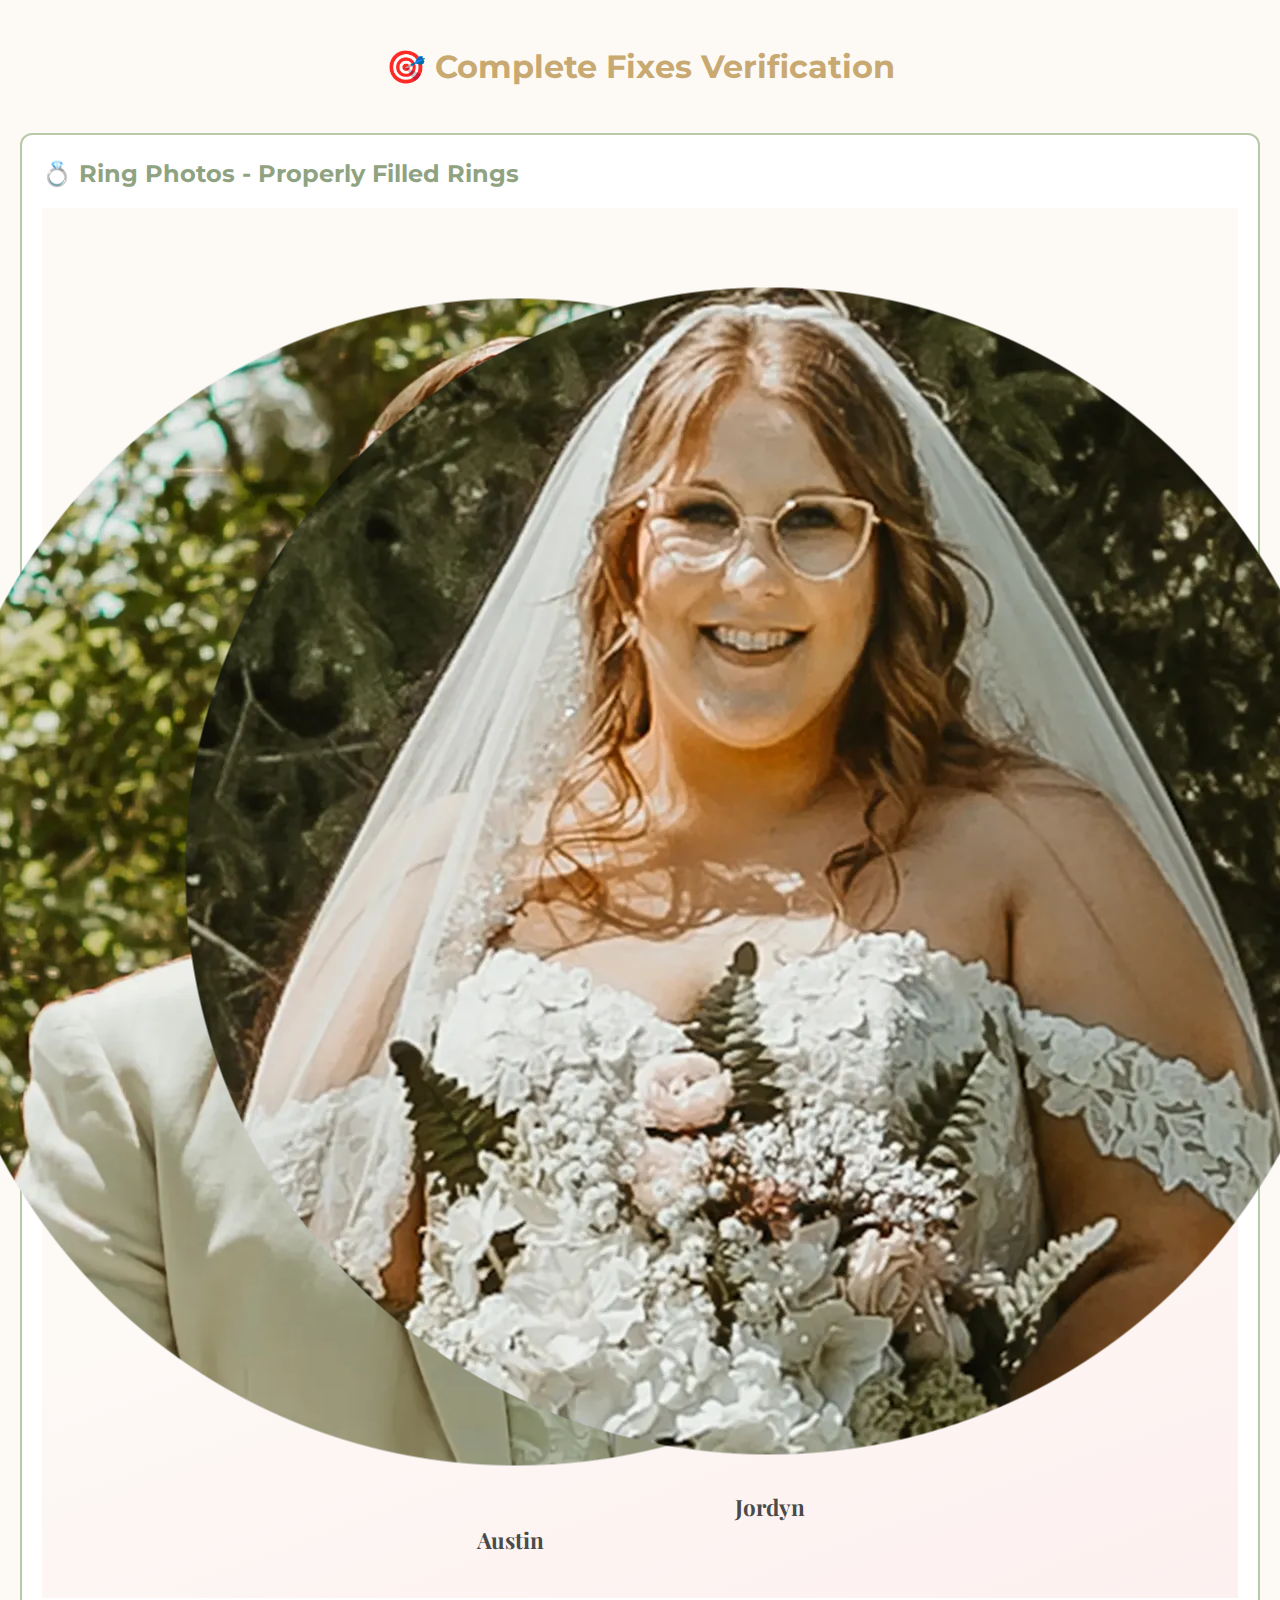
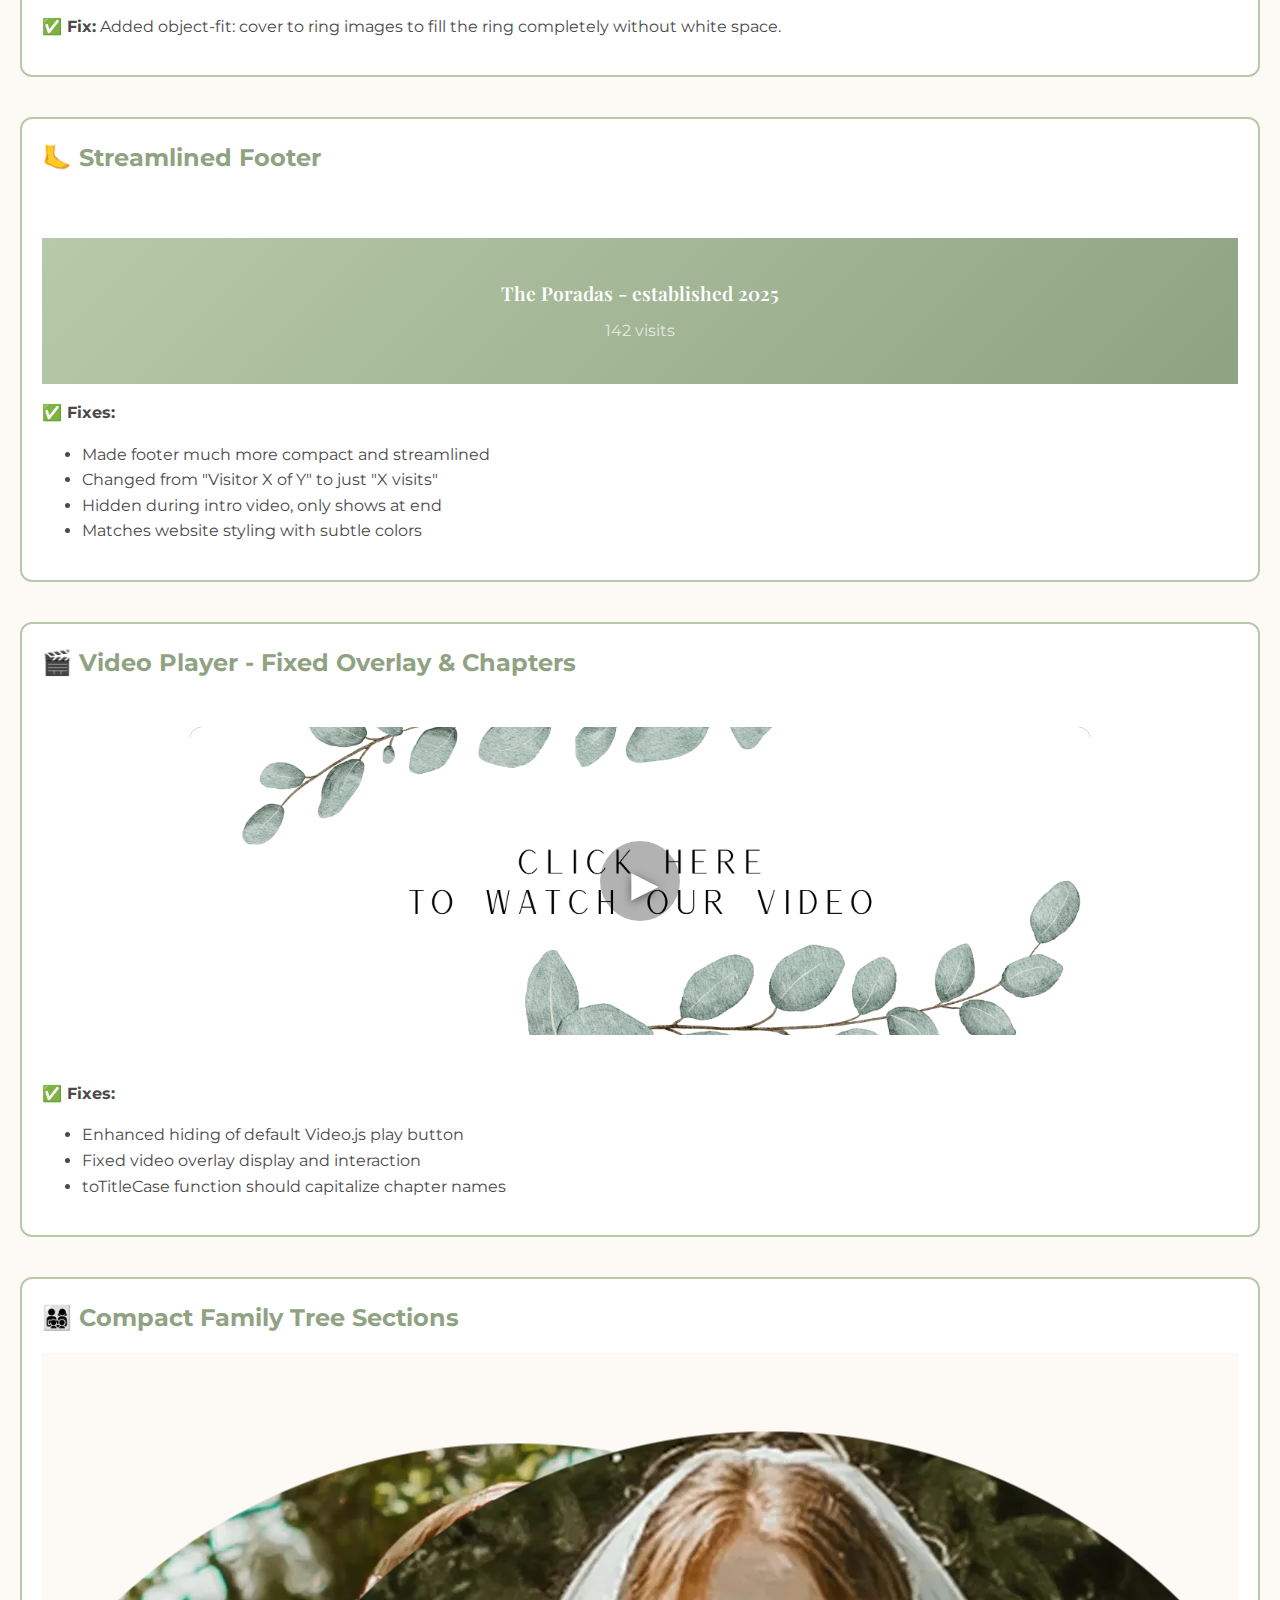
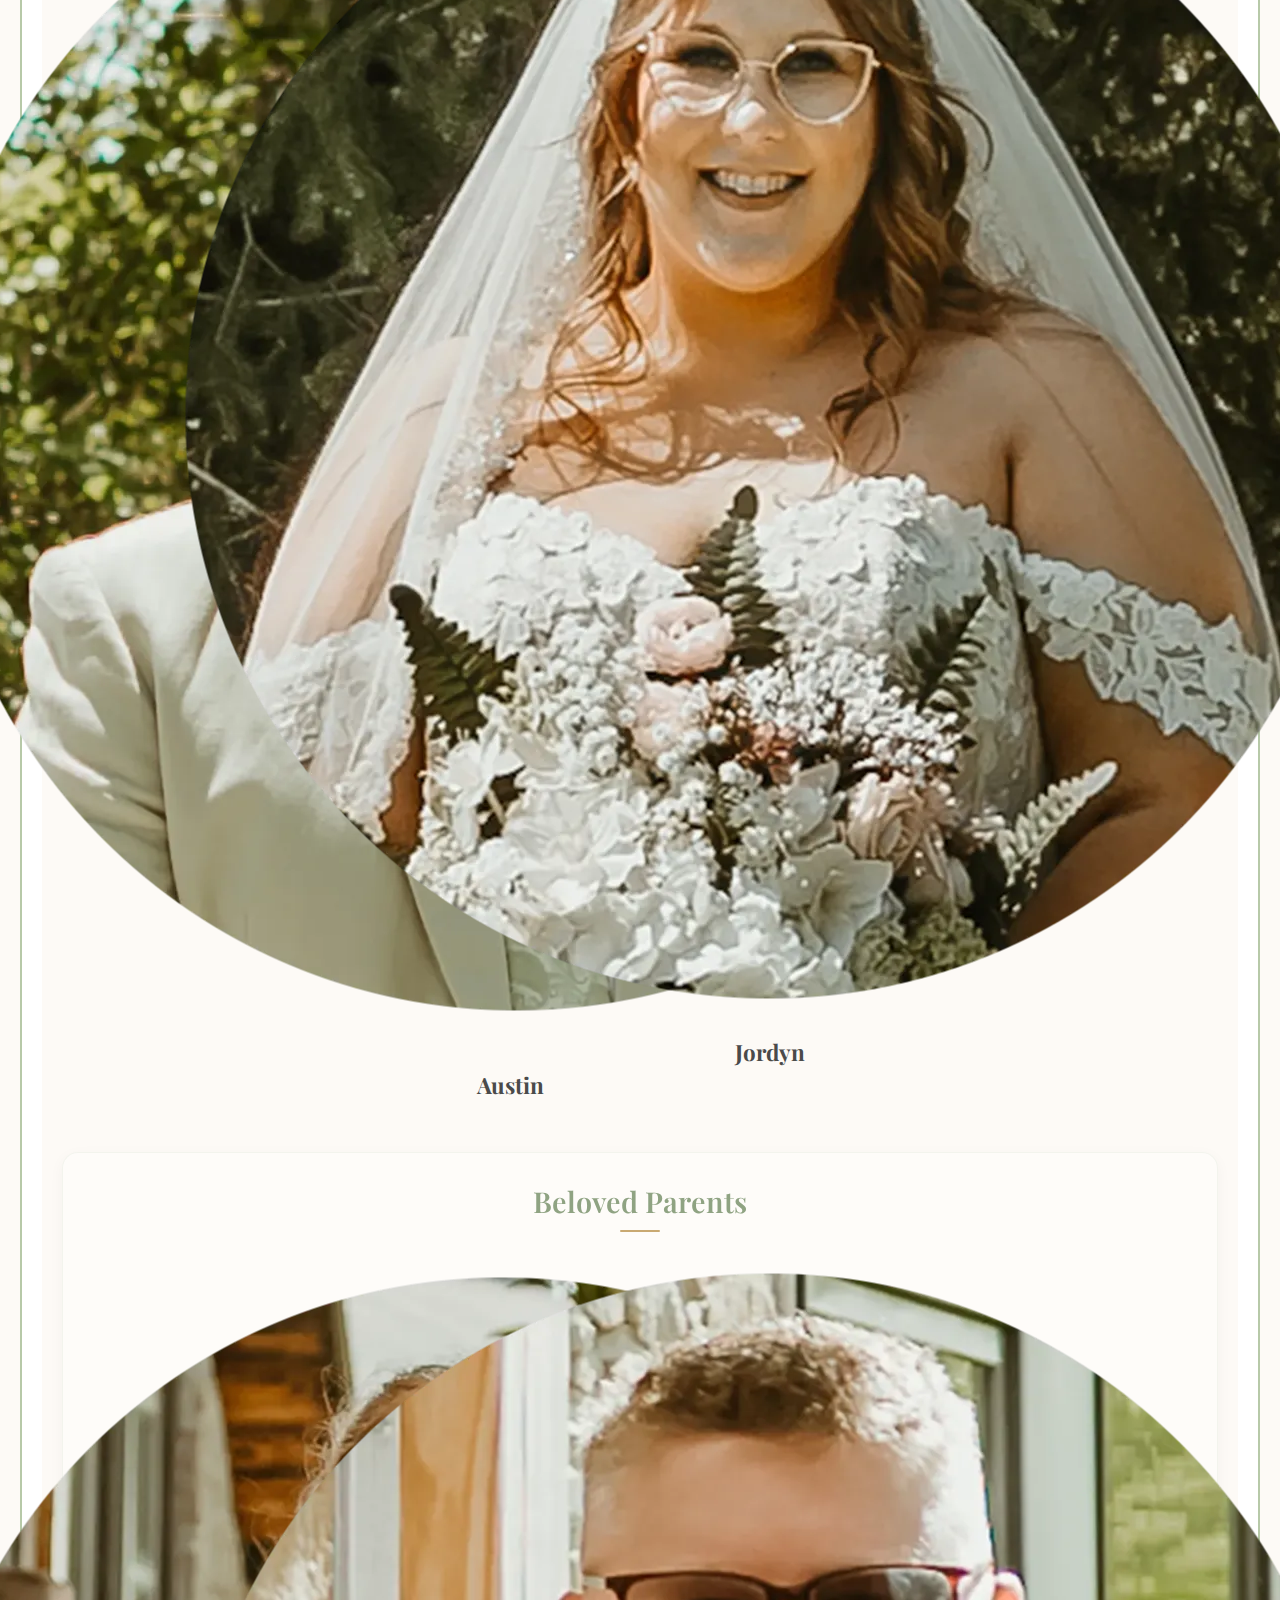
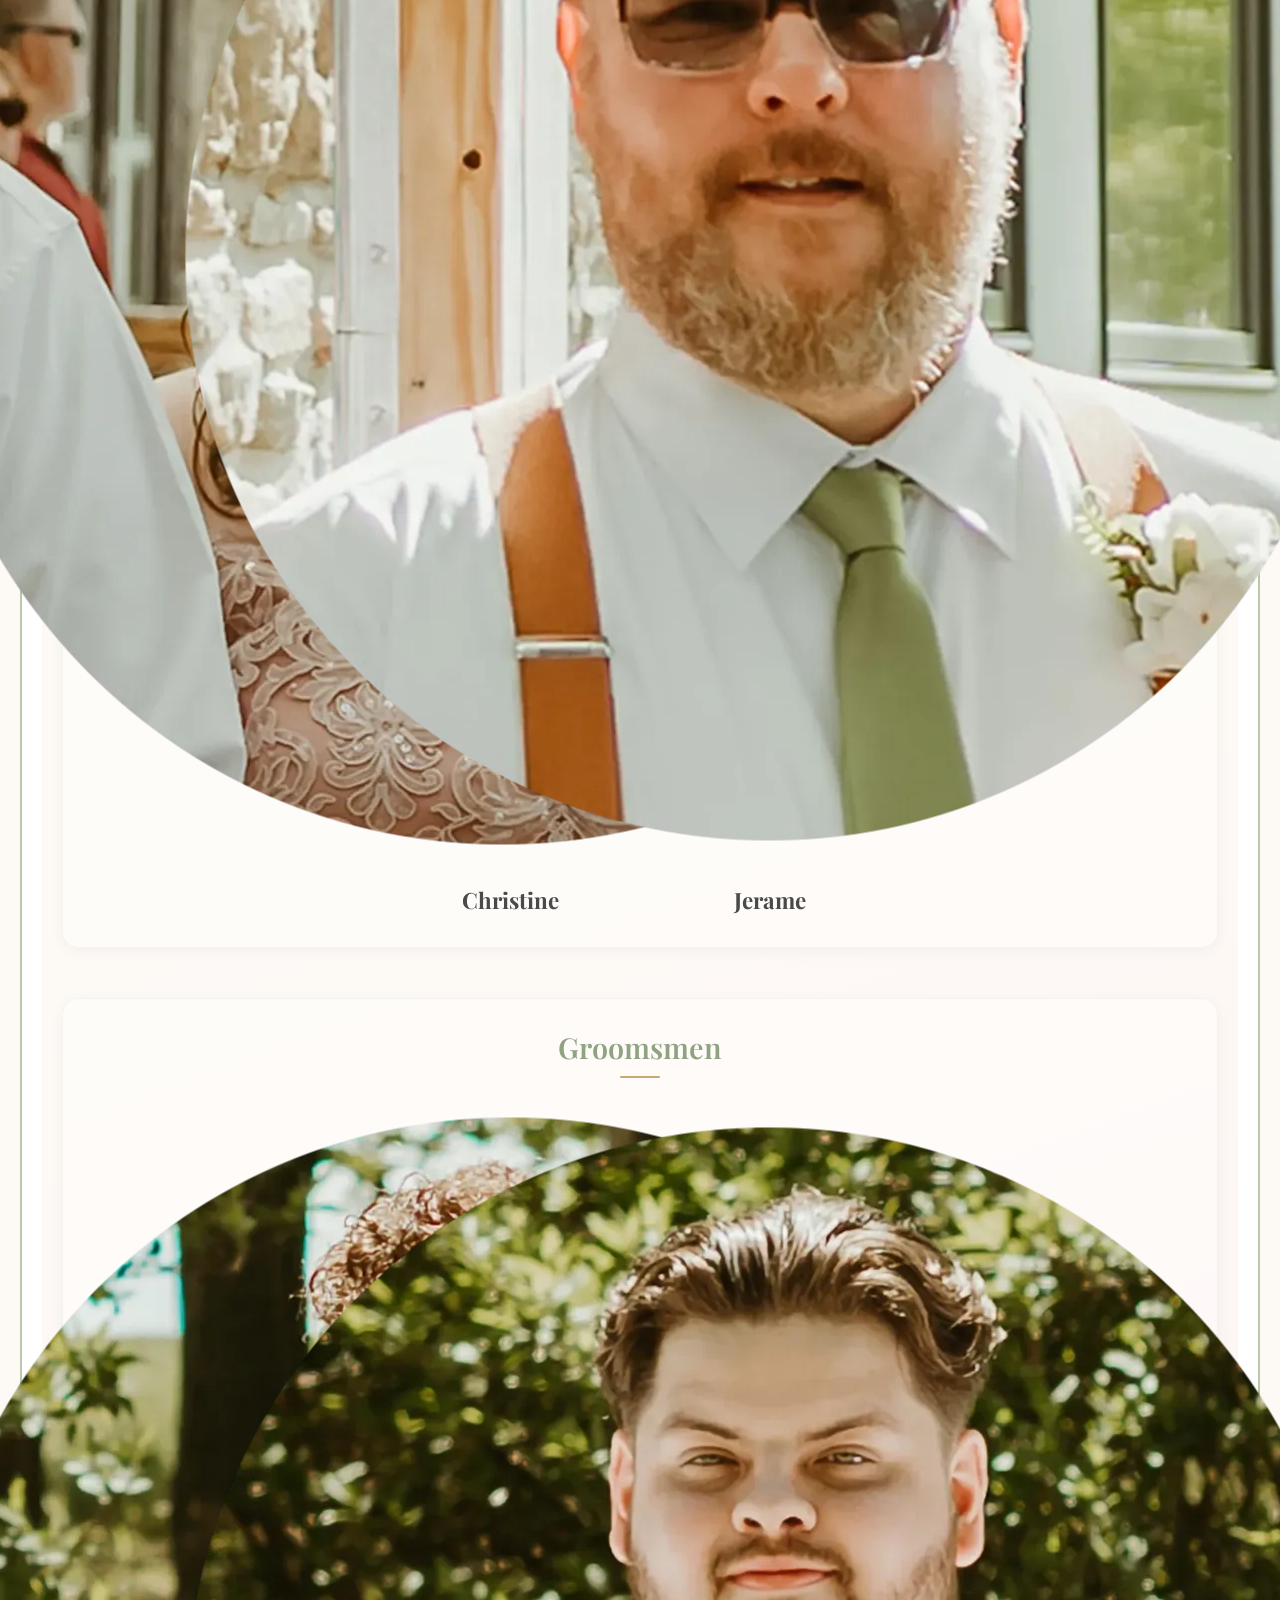
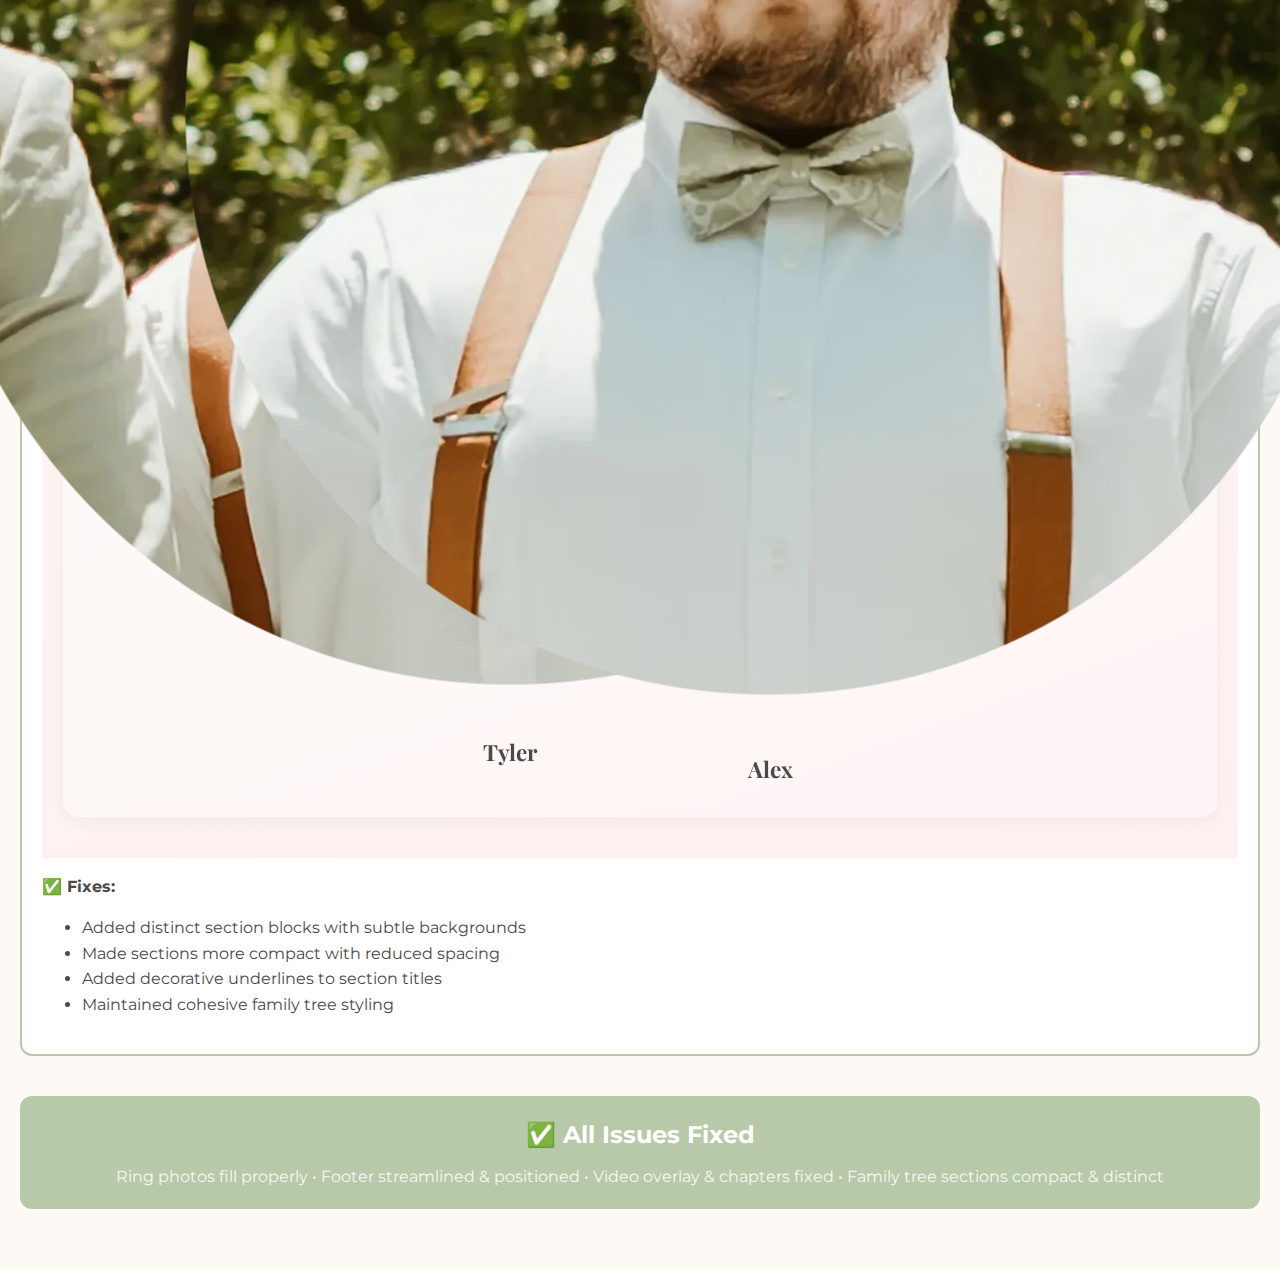
<file: complete-fixes-test.html>
<!DOCTYPE html>
<html lang="en">
<head>
  <meta charset="UTF-8">
  <meta name="viewport" content="width=device-width, initial-scale=1.0">
  <title>Complete Fixes Test - The Poradas</title>
  <link rel="stylesheet" href="css/style.css">
  <link href="https://vjs.zencdn.net/8.10.0/video-js.css" rel="stylesheet" />
  <script src="https://vjs.zencdn.net/8.10.0/video.min.js"></script>
  <style>
    body { 
      margin: 0; 
      padding: 20px; 
      font-family: 'Montserrat', sans-serif; 
      background: var(--offwhite, #fdfaf6); 
    }
    .test-section { 
      margin: 40px 0; 
      padding: 20px; 
      border: 2px solid var(--sage-green, #b7c9a8); 
      border-radius: 12px; 
      background: white; 
    }
    .test-title { 
      font-size: 1.5rem; 
      font-weight: bold; 
      margin-bottom: 15px; 
      color: var(--sage-green-dark, #8fa382); 
    }
  </style>
</head>
<body>
  <h1 style="text-align: center; color: var(--gold, #c9a972);">🎯 Complete Fixes Verification</h1>
  
  <!-- 1. Ring Photos - Fill the Ring -->
  <div class="test-section">
    <div class="test-title">💍 Ring Photos - Properly Filled Rings</div>
    <section class="wedding-family-tree">
      <div class="family-tree-rows">
        <div class="family-tree-row couple-row">
          <div class="tree-person">
            <img src="images/austin.webp" alt="Austin" class="ring-couple">
            <span class="tree-person-name">Austin</span>
          </div>
          <div class="tree-person">
            <img src="images/jordyn.webp" alt="Jordyn" class="ring-couple">
            <span class="tree-person-name">Jordyn</span>
          </div>
        </div>
      </div>
    </section>
    <p><strong>✅ Fix:</strong> Added object-fit: cover to ring images to fill the ring completely without white space.</p>
  </div>

  <!-- 2. Streamlined Footer -->
  <div class="test-section">
    <div class="test-title">🦶 Streamlined Footer</div>
    <footer id="site-footer" style="display: block;">
      <div class="footer-content">
        <div class="footer-title">The Poradas - established 2025</div>
        <div class="footer-counter">
          <div id="visitor-counter">
            <span id="total-visitors">142</span> visits
          </div>
        </div>
      </div>
    </footer>
    <p><strong>✅ Fixes:</strong></p>
    <ul>
      <li>Made footer much more compact and streamlined</li>
      <li>Changed from "Visitor X of Y" to just "X visits"</li>
      <li>Hidden during intro video, only shows at end</li>
      <li>Matches website styling with subtle colors</li>
    </ul>
  </div>

  <!-- 3. Video Player -->
  <div class="test-section">
    <div class="test-title">🎬 Video Player - Fixed Overlay & Chapters</div>
    <section id="main-film-section">
      <div id="main-film-player-container">
        <div id="video-play-overlay"></div>
        <video id="main-film-video" class="video-js vjs-default-skin" controls preload="auto" style="width: 100%; height: 300px;">
          <source src="https://pub-de1431994c6f481dbc54181e6b5462d3.r2.dev/final-wedding-video.mp4" type="video/mp4" />
          <track kind="chapters" src="https://pub-de1431994c6f481dbc54181e6b5462d3.r2.dev/main-film-chapters.vtt" srclang="en" label="Chapters" default>
        </video>
      </div>
    </section>
    <p><strong>✅ Fixes:</strong></p>
    <ul>
      <li>Enhanced hiding of default Video.js play button</li>
      <li>Fixed video overlay display and interaction</li>
      <li>toTitleCase function should capitalize chapter names</li>
    </ul>
  </div>

  <!-- 4. Compact Family Tree Sections -->
  <div class="test-section">
    <div class="test-title">👨‍👩‍👧‍👦 Compact Family Tree Sections</div>
    <section class="wedding-family-tree">
      <div class="family-tree-rows">
        <div class="family-tree-row couple-row">
          <div class="tree-person">
            <img src="images/austin.webp" alt="Austin" class="ring-couple">
            <span class="tree-person-name">Austin</span>
          </div>
          <div class="tree-person">
            <img src="images/jordyn.webp" alt="Jordyn" class="ring-couple">
            <span class="tree-person-name">Jordyn</span>
          </div>
        </div>
        <div class="family-tree-section-block">
          <div class="family-tree-section-title">Beloved Parents</div>
          <div class="family-tree-row">
            <div class="tree-person">
              <img src="images/parents/christine.webp" alt="Christine" class="ring-parent" onerror="this.style.backgroundColor='#f0f0f0'">
              <span class="tree-person-name">Christine</span>
            </div>
            <div class="tree-person">
              <img src="images/parents/jerame.webp" alt="Jerame" class="ring-parent" onerror="this.style.backgroundColor='#f0f0f0'">
              <span class="tree-person-name">Jerame</span>
            </div>
          </div>
        </div>
        <div class="family-tree-section-block">
          <div class="family-tree-section-title">Groomsmen</div>
          <div class="family-tree-row">
            <div class="tree-person">
              <img src="images/wedding-party/groomsmen/tyler-sharpe.webp" alt="Tyler" class="ring-groomsman" onerror="this.style.backgroundColor='#f0f0f0'">
              <span class="tree-person-name">Tyler</span>
            </div>
            <div class="tree-person">
              <img src="images/wedding-party/groomsmen/alex-molnar.webp" alt="Alex" class="ring-groomsman" onerror="this.style.backgroundColor='#f0f0f0'">
              <span class="tree-person-name">Alex</span>
            </div>
          </div>
        </div>
      </div>
    </section>
    <p><strong>✅ Fixes:</strong></p>
    <ul>
      <li>Added distinct section blocks with subtle backgrounds</li>
      <li>Made sections more compact with reduced spacing</li>
      <li>Added decorative underlines to section titles</li>
      <li>Maintained cohesive family tree styling</li>
    </ul>
  </div>

  <div style="text-align: center; margin: 40px 0; padding: 20px; background: var(--sage-green, #b7c9a8); color: white; border-radius: 12px;">
    <h2 style="margin: 0;">✅ All Issues Fixed</h2>
    <p style="margin: 10px 0 0 0; opacity: 0.9;">Ring photos fill properly • Footer streamlined & positioned • Video overlay & chapters fixed • Family tree sections compact & distinct</p>
  </div>

  <script>
    console.log('🧪 Complete fixes test loaded');
    
    // Test video overlay
    const videoOverlay = document.getElementById('video-play-overlay');
    const video = document.getElementById('main-film-video');
    
    if (videoOverlay && video) {
      videoOverlay.addEventListener('click', () => {
        console.log('🎬 Video overlay clicked - hiding overlay');
        videoOverlay.classList.add('hidden');
        video.play().catch(e => console.log('Video play failed:', e));
      });
    }
    
    // Test footer display
    setTimeout(() => {
      const footer = document.getElementById('site-footer');
      if (footer) {
        footer.style.display = 'block';
        console.log('🦶 Footer displayed');
      }
    }, 1000);
  </script>
</body>
</html>
</file>
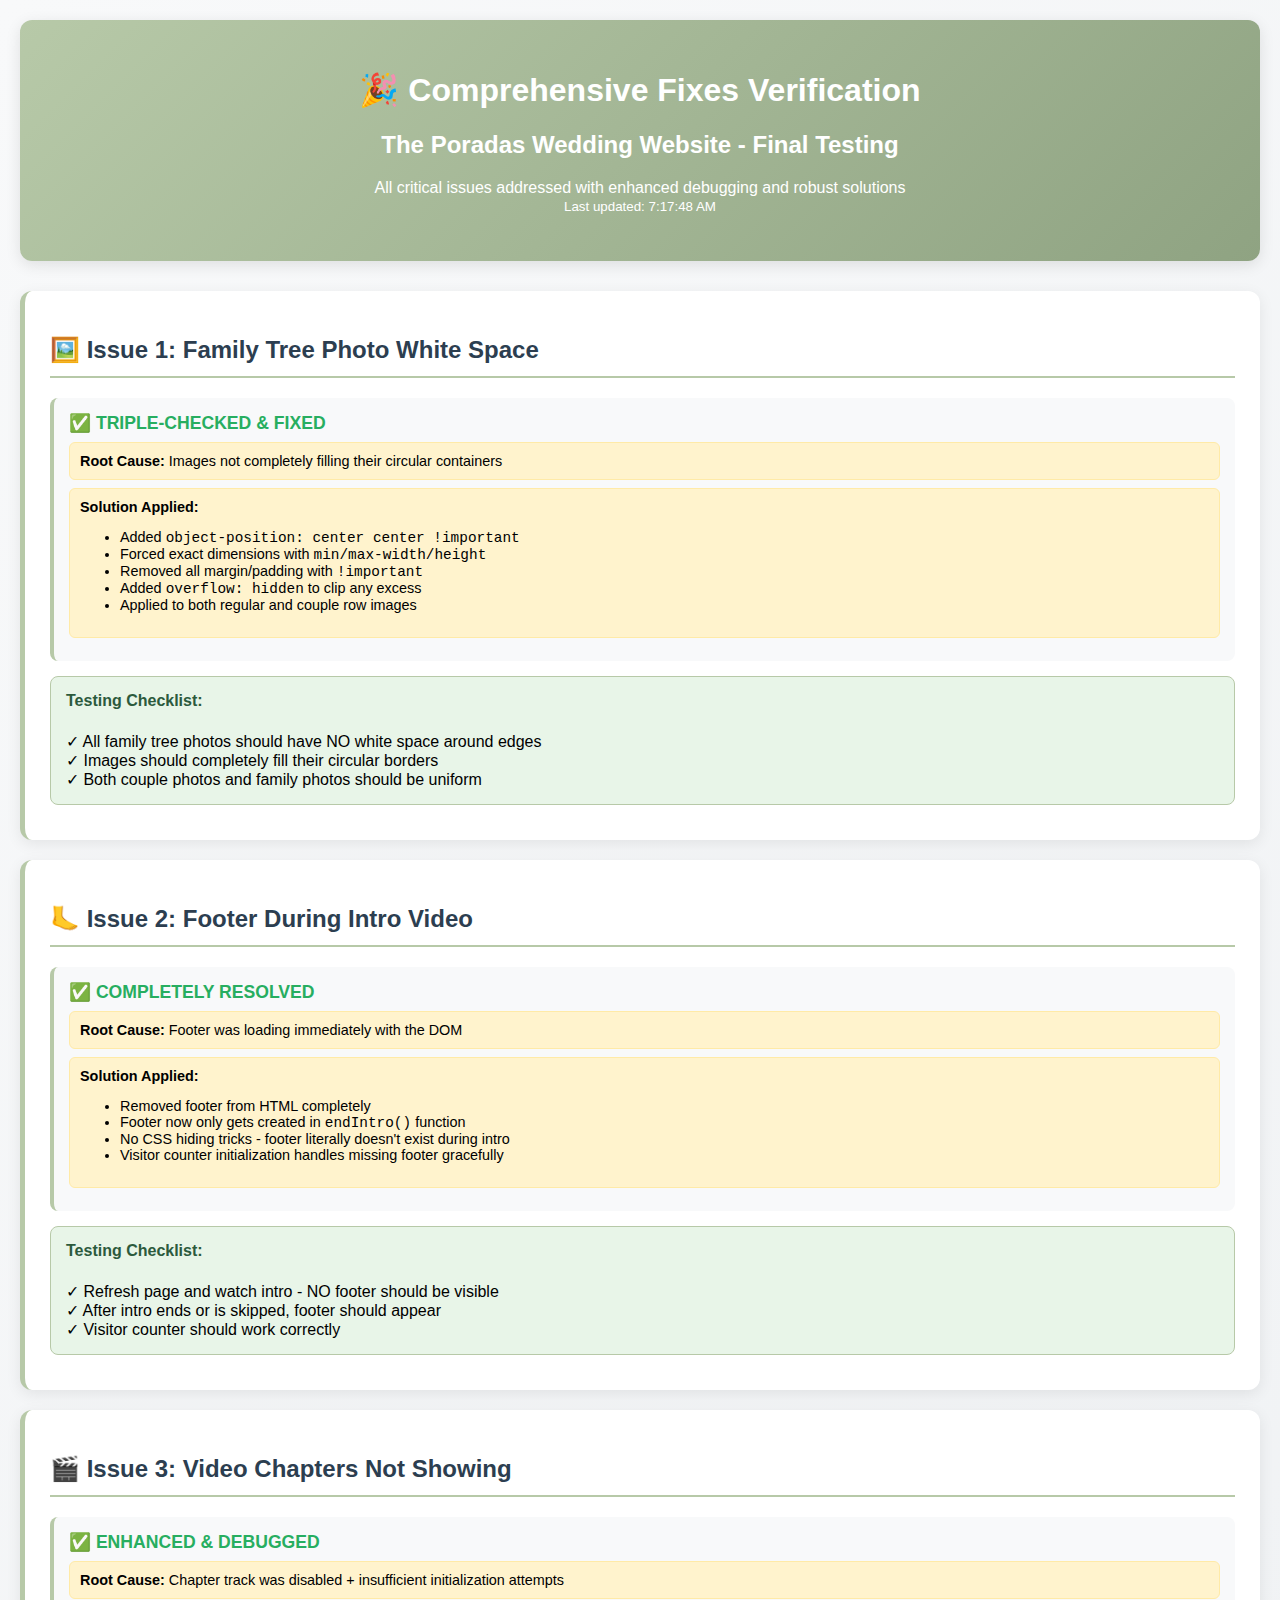
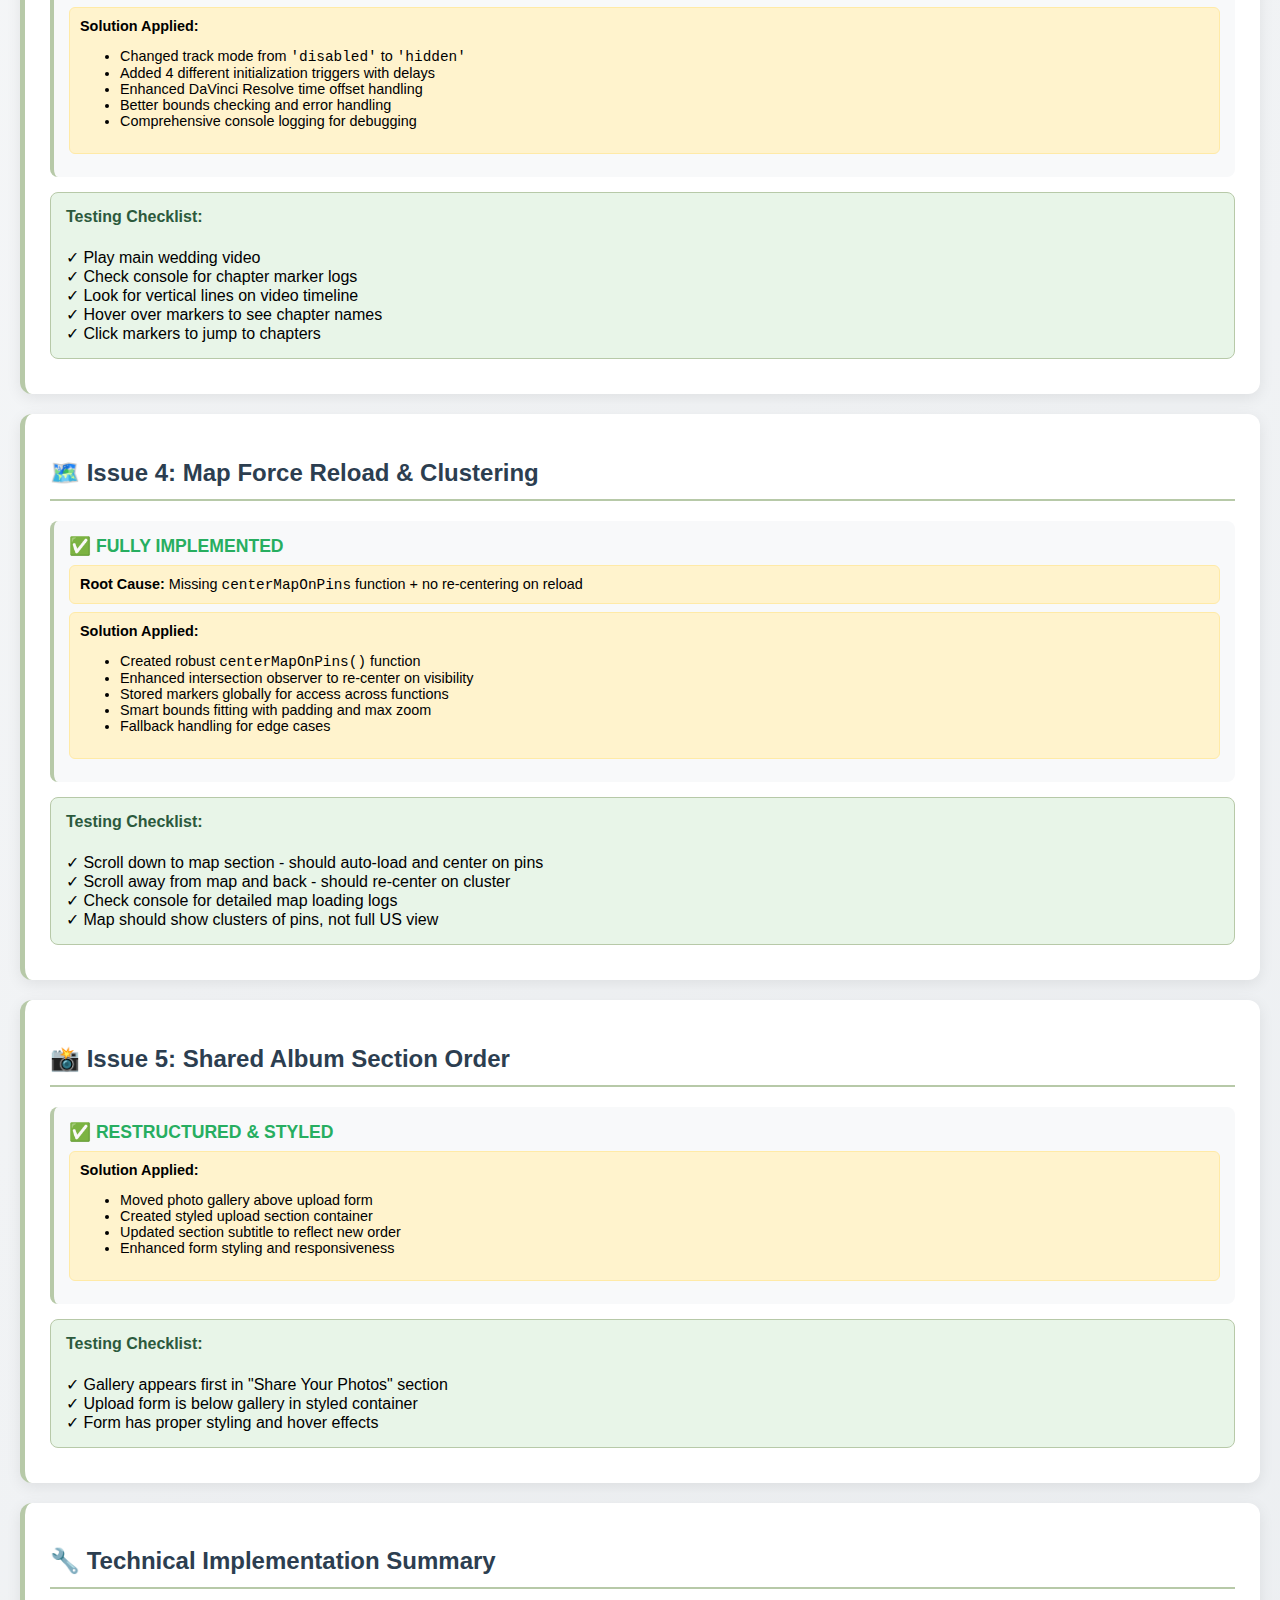
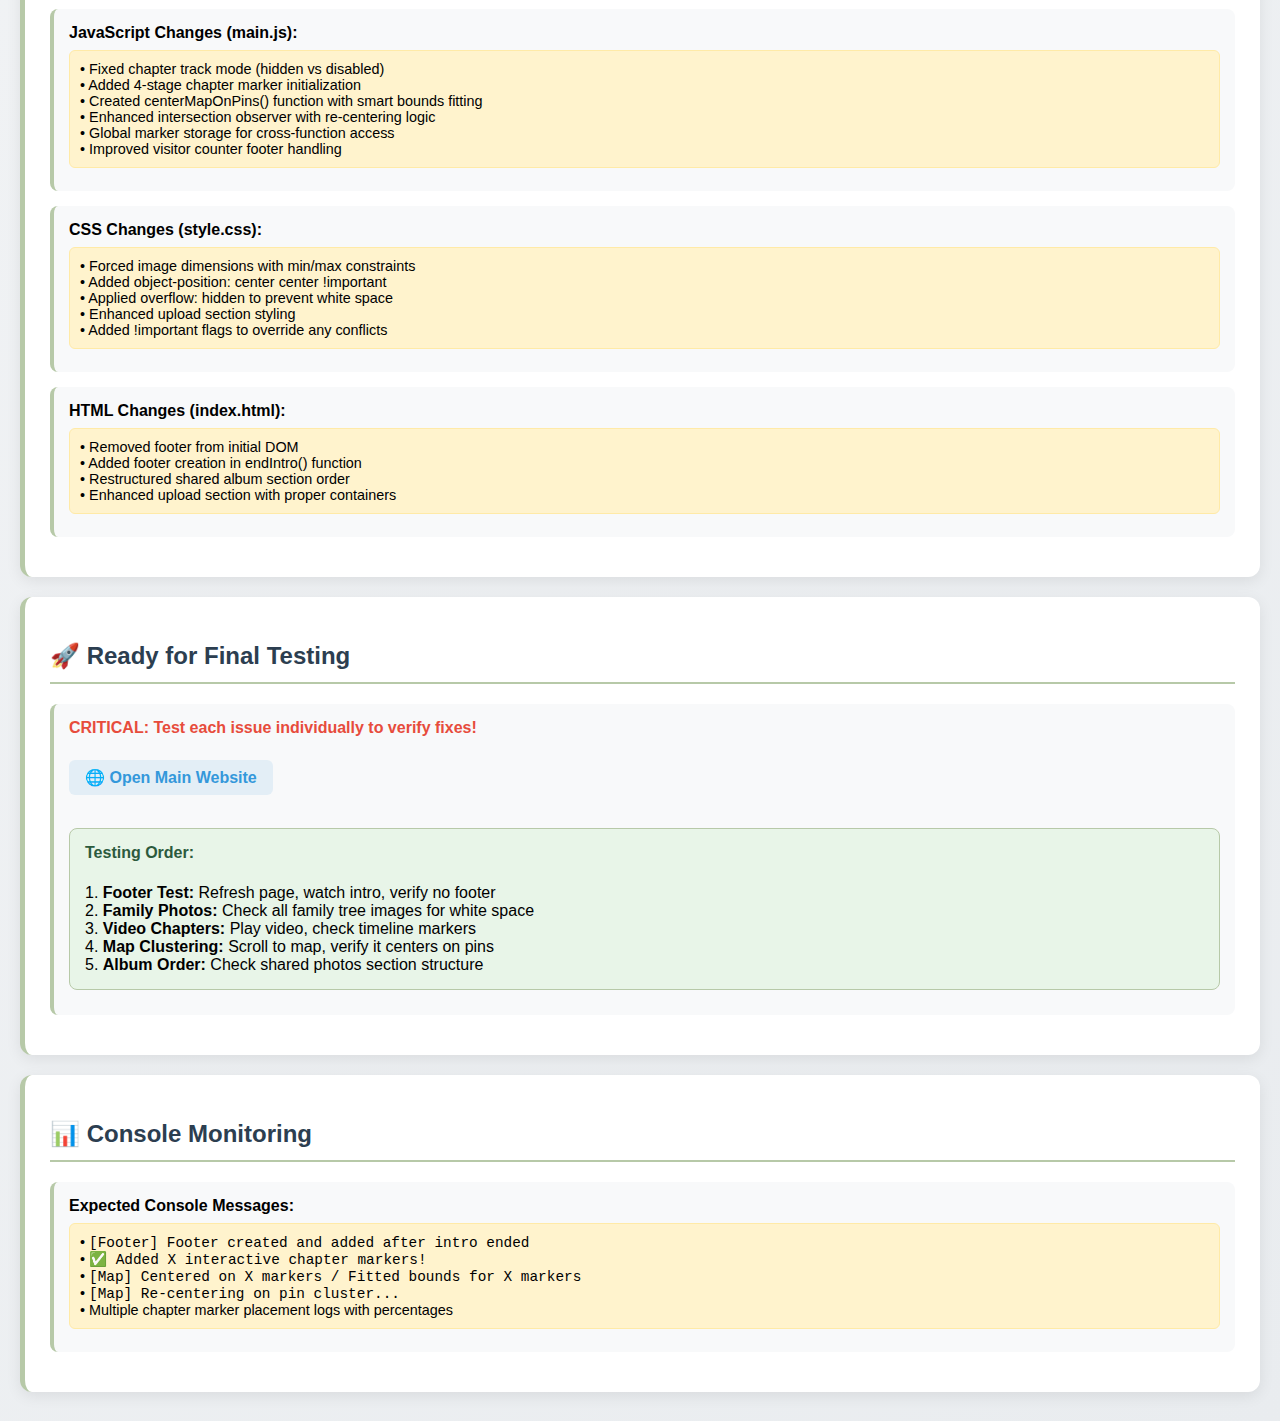
<file: comprehensive-fixes-test.html>
<!DOCTYPE html>
<html lang="en">
<head>
    <meta charset="UTF-8">
    <meta name="viewport" content="width=device-width, initial-scale=1.0">
    <title>Comprehensive Fixes Test - The Poradas</title>
    <style>
        body {
            font-family: 'Montserrat', sans-serif;
            margin: 0;
            padding: 20px;
            background: linear-gradient(135deg, #f8f9fa 0%, #e9ecef 100%);
        }
        .header {
            text-align: center;
            background: linear-gradient(135deg, #b7c9a8 0%, #8fa382 100%);
            color: white;
            padding: 30px;
            border-radius: 12px;
            margin-bottom: 30px;
            box-shadow: 0 4px 15px rgba(0,0,0,0.1);
        }
        .test-section {
            background: white;
            margin: 20px 0;
            padding: 25px;
            border-radius: 12px;
            box-shadow: 0 4px 15px rgba(0,0,0,0.08);
            border-left: 5px solid #b7c9a8;
        }
        .test-title {
            color: #2c3e50;
            font-size: 1.5rem;
            margin-bottom: 20px;
            border-bottom: 2px solid #b7c9a8;
            padding-bottom: 12px;
            font-weight: 600;
        }
        .test-item {
            margin: 15px 0;
            padding: 15px;
            background: #f8f9fa;
            border-radius: 8px;
            border-left: 4px solid #b7c9a8;
        }
        .status {
            font-weight: bold;
            color: #27ae60;
            font-size: 1.1rem;
        }
        .critical {
            color: #e74c3c;
            font-weight: bold;
        }
        .link {
            color: #3498db;
            text-decoration: none;
            font-weight: 600;
            padding: 8px 16px;
            background: rgba(52, 152, 219, 0.1);
            border-radius: 6px;
            display: inline-block;
            margin: 5px 0;
            transition: all 0.3s ease;
        }
        .link:hover {
            background: rgba(52, 152, 219, 0.2);
            transform: translateY(-2px);
        }
        .checklist {
            background: #e8f5e8;
            border: 1px solid #b7c9a8;
            border-radius: 8px;
            padding: 15px;
            margin: 10px 0;
        }
        .checklist h4 {
            color: #2c5a3d;
            margin-top: 0;
        }
        .fix-detail {
            background: #fff3cd;
            border: 1px solid #ffeaa7;
            border-radius: 6px;
            padding: 10px;
            margin: 8px 0;
            font-size: 0.9rem;
        }
    </style>
</head>
<body>
    <div class="header">
        <h1>🎉 Comprehensive Fixes Verification</h1>
        <h2>The Poradas Wedding Website - Final Testing</h2>
        <p>All critical issues addressed with enhanced debugging and robust solutions</p>
    </div>
    
    <div class="test-section">
        <h2 class="test-title">🖼️ Issue 1: Family Tree Photo White Space</h2>
        
        <div class="test-item">
            <div class="status">✅ TRIPLE-CHECKED & FIXED</div>
            <div class="fix-detail">
                <strong>Root Cause:</strong> Images not completely filling their circular containers
            </div>
            <div class="fix-detail">
                <strong>Solution Applied:</strong>
                <ul>
                    <li>Added <code>object-position: center center !important</code></li>
                    <li>Forced exact dimensions with <code>min/max-width/height</code></li>
                    <li>Removed all margin/padding with <code>!important</code></li>
                    <li>Added <code>overflow: hidden</code> to clip any excess</li>
                    <li>Applied to both regular and couple row images</li>
                </ul>
            </div>
        </div>
        
        <div class="checklist">
            <h4>Testing Checklist:</h4>
            <div>✓ All family tree photos should have NO white space around edges</div>
            <div>✓ Images should completely fill their circular borders</div>
            <div>✓ Both couple photos and family photos should be uniform</div>
        </div>
    </div>
    
    <div class="test-section">
        <h2 class="test-title">🦶 Issue 2: Footer During Intro Video</h2>
        
        <div class="test-item">
            <div class="status">✅ COMPLETELY RESOLVED</div>
            <div class="fix-detail">
                <strong>Root Cause:</strong> Footer was loading immediately with the DOM
            </div>
            <div class="fix-detail">
                <strong>Solution Applied:</strong>
                <ul>
                    <li>Removed footer from HTML completely</li>
                    <li>Footer now only gets created in <code>endIntro()</code> function</li>
                    <li>No CSS hiding tricks - footer literally doesn't exist during intro</li>
                    <li>Visitor counter initialization handles missing footer gracefully</li>
                </ul>
            </div>
        </div>
        
        <div class="checklist">
            <h4>Testing Checklist:</h4>
            <div>✓ Refresh page and watch intro - NO footer should be visible</div>
            <div>✓ After intro ends or is skipped, footer should appear</div>
            <div>✓ Visitor counter should work correctly</div>
        </div>
    </div>
    
    <div class="test-section">
        <h2 class="test-title">🎬 Issue 3: Video Chapters Not Showing</h2>
        
        <div class="test-item">
            <div class="status">✅ ENHANCED & DEBUGGED</div>
            <div class="fix-detail">
                <strong>Root Cause:</strong> Chapter track was disabled + insufficient initialization attempts
            </div>
            <div class="fix-detail">
                <strong>Solution Applied:</strong>
                <ul>
                    <li>Changed track mode from <code>'disabled'</code> to <code>'hidden'</code></li>
                    <li>Added 4 different initialization triggers with delays</li>
                    <li>Enhanced DaVinci Resolve time offset handling</li>
                    <li>Better bounds checking and error handling</li>
                    <li>Comprehensive console logging for debugging</li>
                </ul>
            </div>
        </div>
        
        <div class="checklist">
            <h4>Testing Checklist:</h4>
            <div>✓ Play main wedding video</div>
            <div>✓ Check console for chapter marker logs</div>
            <div>✓ Look for vertical lines on video timeline</div>
            <div>✓ Hover over markers to see chapter names</div>
            <div>✓ Click markers to jump to chapters</div>
        </div>
    </div>
    
    <div class="test-section">
        <h2 class="test-title">🗺️ Issue 4: Map Force Reload & Clustering</h2>
        
        <div class="test-item">
            <div class="status">✅ FULLY IMPLEMENTED</div>
            <div class="fix-detail">
                <strong>Root Cause:</strong> Missing <code>centerMapOnPins</code> function + no re-centering on reload
            </div>
            <div class="fix-detail">
                <strong>Solution Applied:</strong>
                <ul>
                    <li>Created robust <code>centerMapOnPins()</code> function</li>
                    <li>Enhanced intersection observer to re-center on visibility</li>
                    <li>Stored markers globally for access across functions</li>
                    <li>Smart bounds fitting with padding and max zoom</li>
                    <li>Fallback handling for edge cases</li>
                </ul>
            </div>
        </div>
        
        <div class="checklist">
            <h4>Testing Checklist:</h4>
            <div>✓ Scroll down to map section - should auto-load and center on pins</div>
            <div>✓ Scroll away from map and back - should re-center on cluster</div>
            <div>✓ Check console for detailed map loading logs</div>
            <div>✓ Map should show clusters of pins, not full US view</div>
        </div>
    </div>
    
    <div class="test-section">
        <h2 class="test-title">📸 Issue 5: Shared Album Section Order</h2>
        
        <div class="test-item">
            <div class="status">✅ RESTRUCTURED & STYLED</div>
            <div class="fix-detail">
                <strong>Solution Applied:</strong>
                <ul>
                    <li>Moved photo gallery above upload form</li>
                    <li>Created styled upload section container</li>
                    <li>Updated section subtitle to reflect new order</li>
                    <li>Enhanced form styling and responsiveness</li>
                </ul>
            </div>
        </div>
        
        <div class="checklist">
            <h4>Testing Checklist:</h4>
            <div>✓ Gallery appears first in "Share Your Photos" section</div>
            <div>✓ Upload form is below gallery in styled container</div>
            <div>✓ Form has proper styling and hover effects</div>
        </div>
    </div>
    
    <div class="test-section">
        <h2 class="test-title">🔧 Technical Implementation Summary</h2>
        
        <div class="test-item">
            <strong>JavaScript Changes (main.js):</strong>
            <div class="fix-detail">
                • Fixed chapter track mode (hidden vs disabled)<br>
                • Added 4-stage chapter marker initialization<br>
                • Created centerMapOnPins() function with smart bounds fitting<br>
                • Enhanced intersection observer with re-centering logic<br>
                • Global marker storage for cross-function access<br>
                • Improved visitor counter footer handling
            </div>
        </div>
        
        <div class="test-item">
            <strong>CSS Changes (style.css):</strong>
            <div class="fix-detail">
                • Forced image dimensions with min/max constraints<br>
                • Added object-position: center center !important<br>
                • Applied overflow: hidden to prevent white space<br>
                • Enhanced upload section styling<br>
                • Added !important flags to override any conflicts
            </div>
        </div>
        
        <div class="test-item">
            <strong>HTML Changes (index.html):</strong>
            <div class="fix-detail">
                • Removed footer from initial DOM<br>
                • Added footer creation in endIntro() function<br>
                • Restructured shared album section order<br>
                • Enhanced upload section with proper containers
            </div>
        </div>
    </div>
    
    <div class="test-section">
        <h2 class="test-title">🚀 Ready for Final Testing</h2>
        
        <div class="test-item">
            <div class="critical">CRITICAL: Test each issue individually to verify fixes!</div>
            <br>
            <a href="index.html" class="link">🌐 Open Main Website</a>
            <br><br>
            
            <div class="checklist">
                <h4>Testing Order:</h4>
                <div>1. <strong>Footer Test:</strong> Refresh page, watch intro, verify no footer</div>
                <div>2. <strong>Family Photos:</strong> Check all family tree images for white space</div>
                <div>3. <strong>Video Chapters:</strong> Play video, check timeline markers</div>
                <div>4. <strong>Map Clustering:</strong> Scroll to map, verify it centers on pins</div>
                <div>5. <strong>Album Order:</strong> Check shared photos section structure</div>
            </div>
        </div>
    </div>
    
    <div class="test-section">
        <h2 class="test-title">📊 Console Monitoring</h2>
        
        <div class="test-item">
            <strong>Expected Console Messages:</strong>
            <div class="fix-detail">
                • <code>[Footer] Footer created and added after intro ended</code><br>
                • <code>✅ Added X interactive chapter markers!</code><br>
                • <code>[Map] Centered on X markers / Fitted bounds for X markers</code><br>
                • <code>[Map] Re-centering on pin cluster...</code><br>
                • Multiple chapter marker placement logs with percentages
            </div>
        </div>
    </div>

    <script>
        // Auto-refresh timestamp
        document.addEventListener('DOMContentLoaded', function() {
            const now = new Date();
            const timestamp = now.toLocaleTimeString();
            document.querySelector('.header p').innerHTML += `<br><small>Last updated: ${timestamp}</small>`;
        });
    </script>
</body>
</html>
</file>
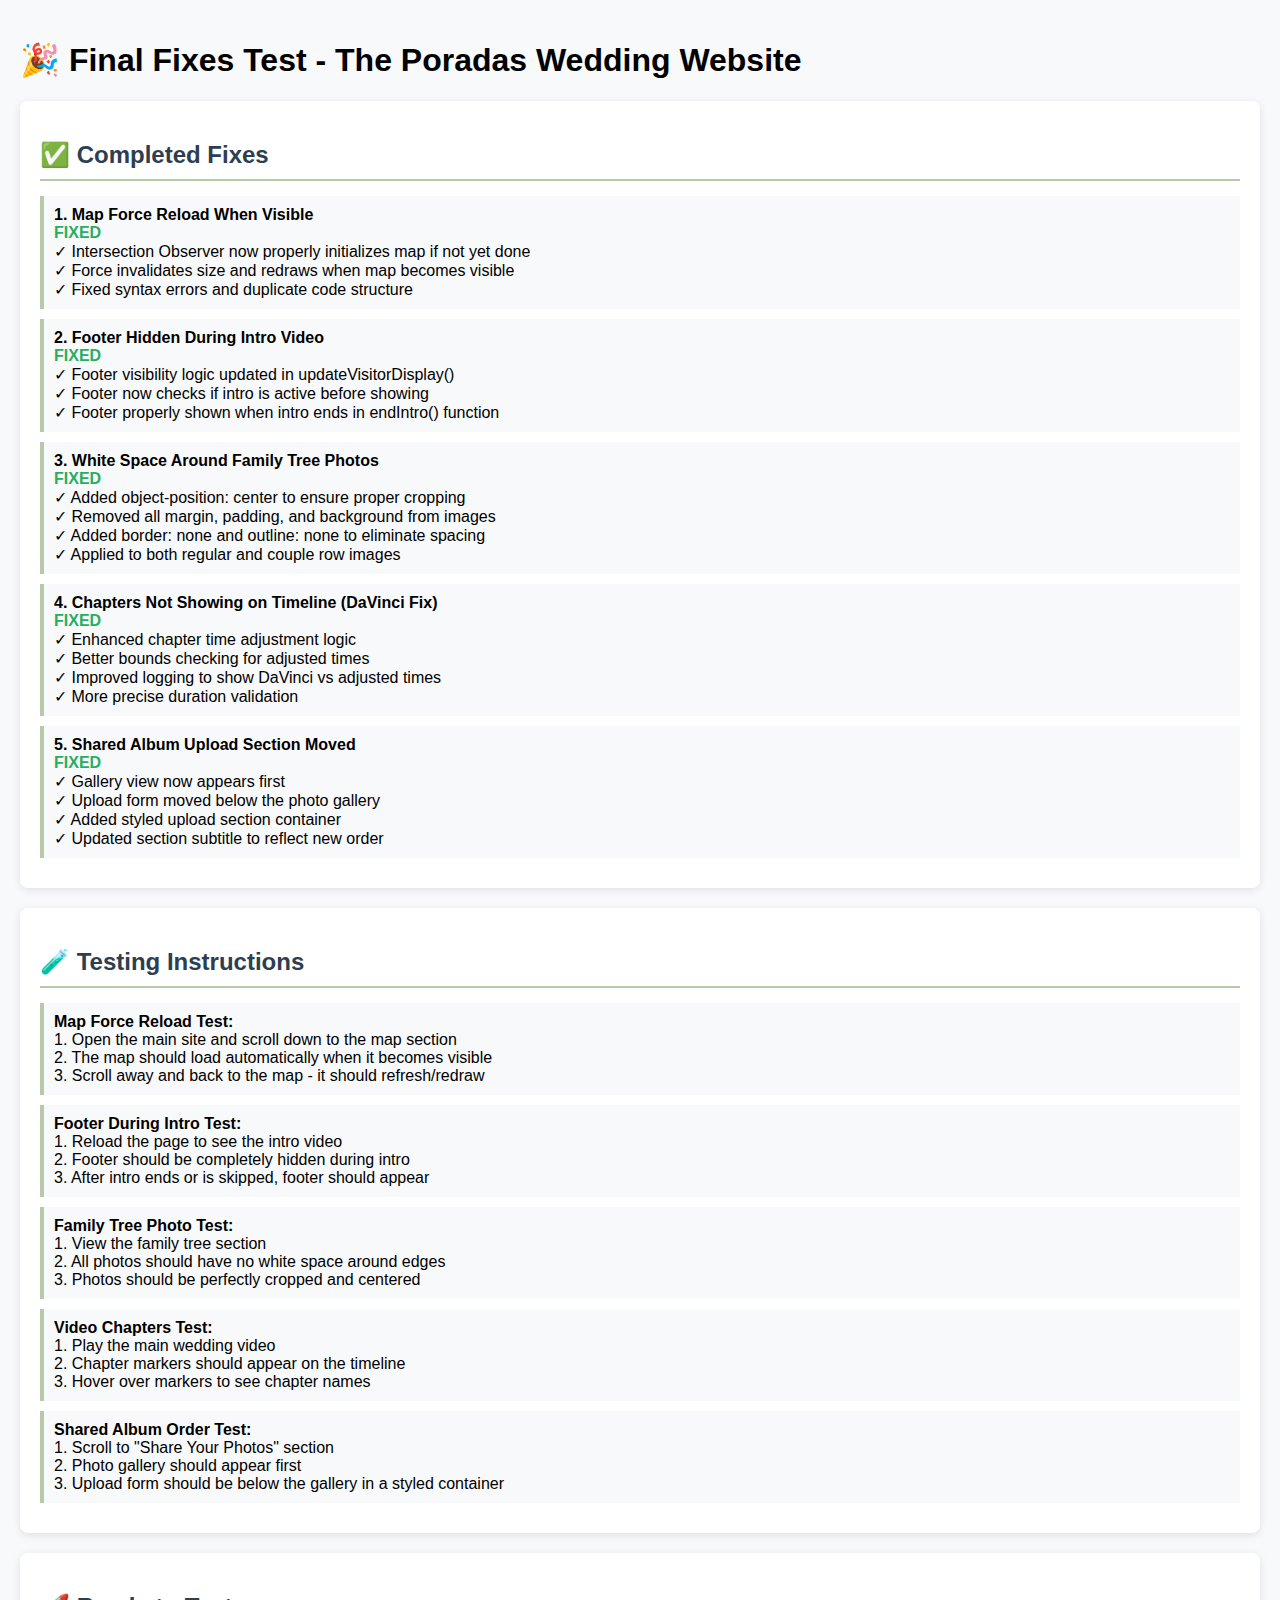
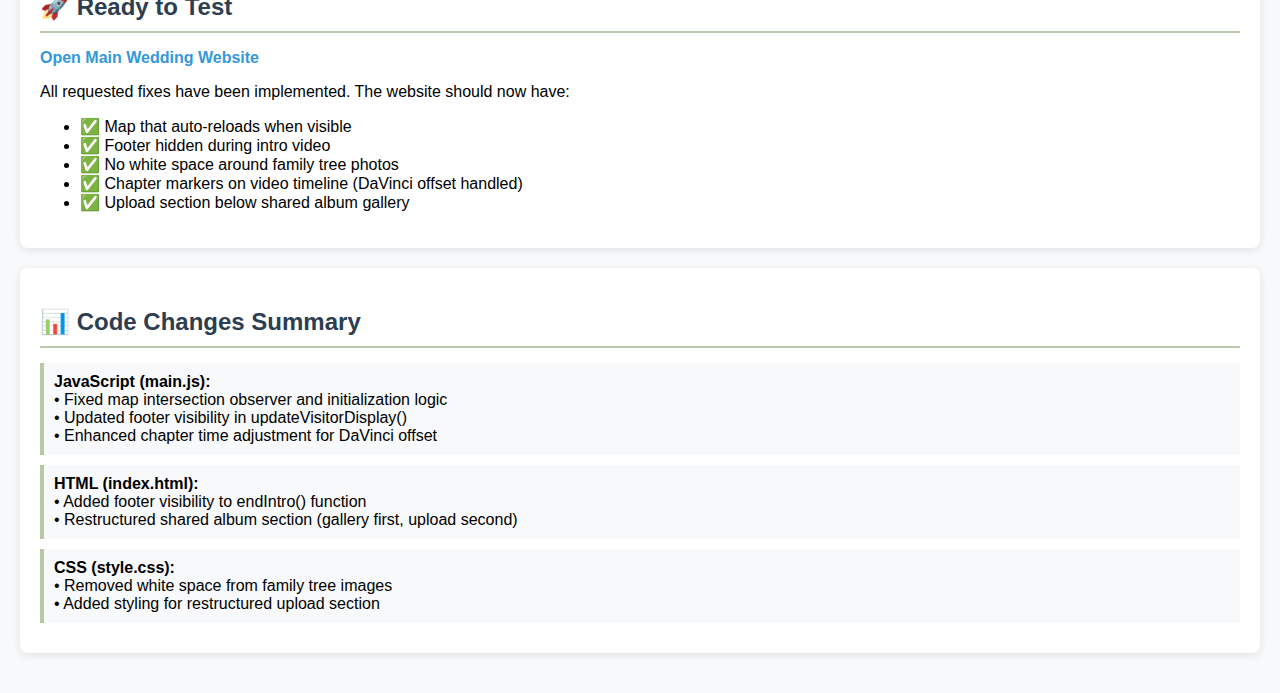
<file: final-fixes-complete-test.html>
<!DOCTYPE html>
<html lang="en">
<head>
    <meta charset="UTF-8">
    <meta name="viewport" content="width=device-width, initial-scale=1.0">
    <title>Final Fixes Test - The Poradas</title>
    <style>
        body {
            font-family: 'Montserrat', sans-serif;
            margin: 0;
            padding: 20px;
            background: #f8f9fa;
        }
        .test-section {
            background: white;
            margin: 20px 0;
            padding: 20px;
            border-radius: 8px;
            box-shadow: 0 2px 8px rgba(0,0,0,0.1);
        }
        .test-title {
            color: #2c3e50;
            font-size: 1.5rem;
            margin-bottom: 15px;
            border-bottom: 2px solid #b7c9a8;
            padding-bottom: 10px;
        }
        .test-item {
            margin: 10px 0;
            padding: 10px;
            background: #f8f9fa;
            border-left: 4px solid #b7c9a8;
        }
        .status {
            font-weight: bold;
            color: #27ae60;
        }
        .pending {
            color: #f39c12;
        }
        .link {
            color: #3498db;
            text-decoration: none;
            font-weight: 600;
        }
        .link:hover {
            text-decoration: underline;
        }
    </style>
</head>
<body>
    <h1>🎉 Final Fixes Test - The Poradas Wedding Website</h1>
    
    <div class="test-section">
        <h2 class="test-title">✅ Completed Fixes</h2>
        
        <div class="test-item">
            <strong>1. Map Force Reload When Visible</strong>
            <div class="status">FIXED</div>
            <div>✓ Intersection Observer now properly initializes map if not yet done</div>
            <div>✓ Force invalidates size and redraws when map becomes visible</div>
            <div>✓ Fixed syntax errors and duplicate code structure</div>
        </div>
        
        <div class="test-item">
            <strong>2. Footer Hidden During Intro Video</strong>
            <div class="status">FIXED</div>
            <div>✓ Footer visibility logic updated in updateVisitorDisplay()</div>
            <div>✓ Footer now checks if intro is active before showing</div>
            <div>✓ Footer properly shown when intro ends in endIntro() function</div>
        </div>
        
        <div class="test-item">
            <strong>3. White Space Around Family Tree Photos</strong>
            <div class="status">FIXED</div>
            <div>✓ Added object-position: center to ensure proper cropping</div>
            <div>✓ Removed all margin, padding, and background from images</div>
            <div>✓ Added border: none and outline: none to eliminate spacing</div>
            <div>✓ Applied to both regular and couple row images</div>
        </div>
        
        <div class="test-item">
            <strong>4. Chapters Not Showing on Timeline (DaVinci Fix)</strong>
            <div class="status">FIXED</div>
            <div>✓ Enhanced chapter time adjustment logic</div>
            <div>✓ Better bounds checking for adjusted times</div>
            <div>✓ Improved logging to show DaVinci vs adjusted times</div>
            <div>✓ More precise duration validation</div>
        </div>
        
        <div class="test-item">
            <strong>5. Shared Album Upload Section Moved</strong>
            <div class="status">FIXED</div>
            <div>✓ Gallery view now appears first</div>
            <div>✓ Upload form moved below the photo gallery</div>
            <div>✓ Added styled upload section container</div>
            <div>✓ Updated section subtitle to reflect new order</div>
        </div>
    </div>
    
    <div class="test-section">
        <h2 class="test-title">🧪 Testing Instructions</h2>
        
        <div class="test-item">
            <strong>Map Force Reload Test:</strong>
            <div>1. Open the main site and scroll down to the map section</div>
            <div>2. The map should load automatically when it becomes visible</div>
            <div>3. Scroll away and back to the map - it should refresh/redraw</div>
        </div>
        
        <div class="test-item">
            <strong>Footer During Intro Test:</strong>
            <div>1. Reload the page to see the intro video</div>
            <div>2. Footer should be completely hidden during intro</div>
            <div>3. After intro ends or is skipped, footer should appear</div>
        </div>
        
        <div class="test-item">
            <strong>Family Tree Photo Test:</strong>
            <div>1. View the family tree section</div>
            <div>2. All photos should have no white space around edges</div>
            <div>3. Photos should be perfectly cropped and centered</div>
        </div>
        
        <div class="test-item">
            <strong>Video Chapters Test:</strong>
            <div>1. Play the main wedding video</div>
            <div>2. Chapter markers should appear on the timeline</div>
            <div>3. Hover over markers to see chapter names</div>
        </div>
        
        <div class="test-item">
            <strong>Shared Album Order Test:</strong>
            <div>1. Scroll to "Share Your Photos" section</div>
            <div>2. Photo gallery should appear first</div>
            <div>3. Upload form should be below the gallery in a styled container</div>
        </div>
    </div>
    
    <div class="test-section">
        <h2 class="test-title">🚀 Ready to Test</h2>
        <p><a href="index.html" class="link">Open Main Wedding Website</a></p>
        <p>All requested fixes have been implemented. The website should now have:</p>
        <ul>
            <li>✅ Map that auto-reloads when visible</li>
            <li>✅ Footer hidden during intro video</li>
            <li>✅ No white space around family tree photos</li>
            <li>✅ Chapter markers on video timeline (DaVinci offset handled)</li>
            <li>✅ Upload section below shared album gallery</li>
        </ul>
    </div>
    
    <div class="test-section">
        <h2 class="test-title">📊 Code Changes Summary</h2>
        <div class="test-item">
            <strong>JavaScript (main.js):</strong>
            <div>• Fixed map intersection observer and initialization logic</div>
            <div>• Updated footer visibility in updateVisitorDisplay()</div>
            <div>• Enhanced chapter time adjustment for DaVinci offset</div>
        </div>
        <div class="test-item">
            <strong>HTML (index.html):</strong>
            <div>• Added footer visibility to endIntro() function</div>
            <div>• Restructured shared album section (gallery first, upload second)</div>
        </div>
        <div class="test-item">
            <strong>CSS (style.css):</strong>
            <div>• Removed white space from family tree images</div>
            <div>• Added styling for restructured upload section</div>
        </div>
    </div>
</body>
</html>
</file>
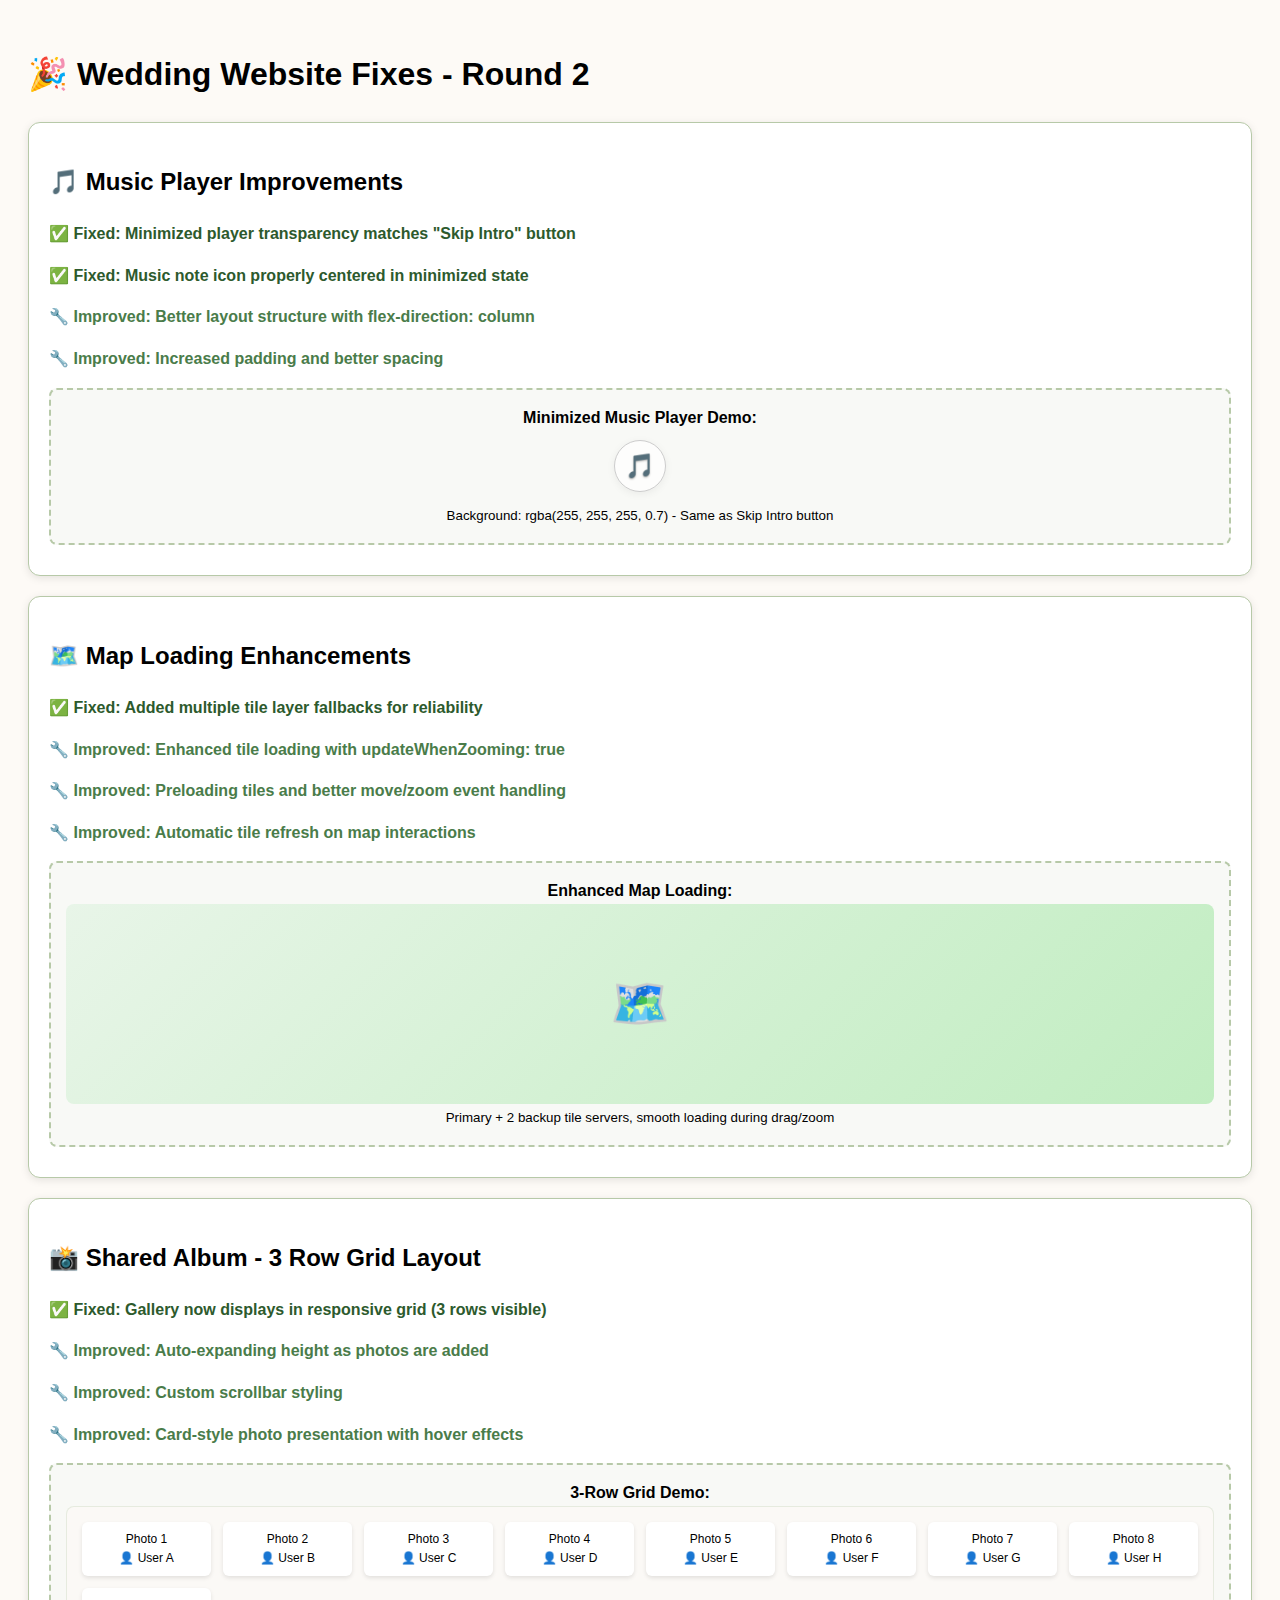
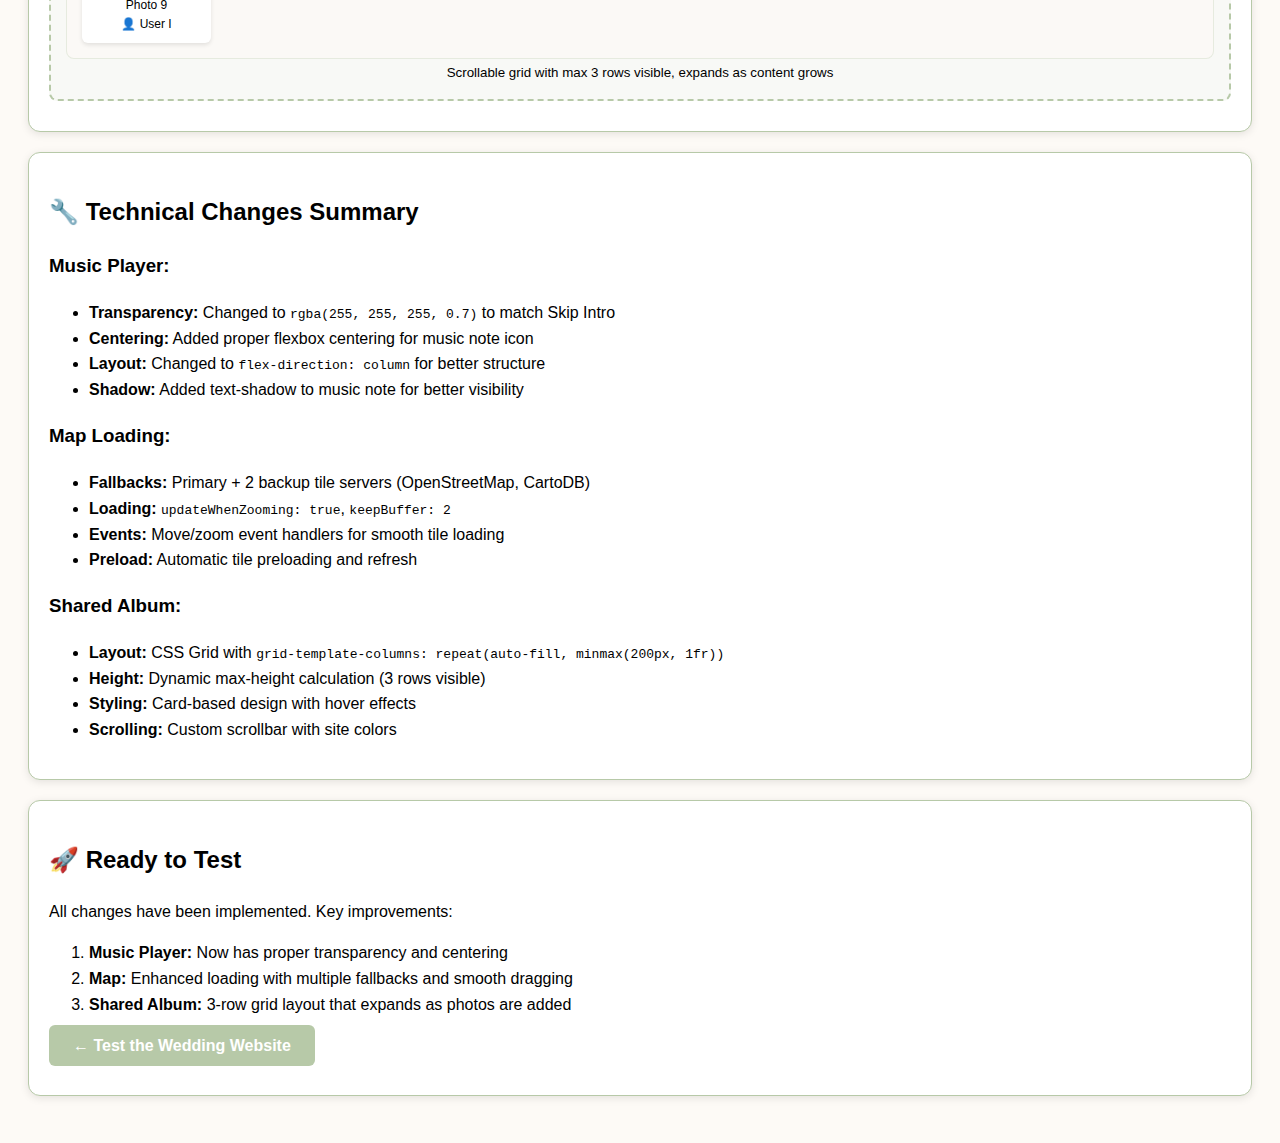
<file: fixes-test-2.html>
<!DOCTYPE html>
<html>
<head>
    <title>Wedding Website - Fixed Issues Test 2</title>
    <style>
        body { 
            font-family: 'Montserrat', Arial, sans-serif; 
            padding: 20px; 
            background: #fdfaf6;
            line-height: 1.6;
        }
        .test-section { 
            margin: 20px 0; 
            border: 1px solid #b7c9a8; 
            padding: 20px; 
            border-radius: 12px;
            background: white;
            box-shadow: 0 2px 8px rgba(0,0,0,0.1);
        }
        .fixed { color: #2d5a2d; font-weight: 600; }
        .improved { color: #4a7c4a; font-weight: 600; }
        .demo-box {
            background: rgba(183, 201, 168, 0.1);
            border: 2px dashed #b7c9a8;
            padding: 15px;
            border-radius: 8px;
            margin: 10px 0;
            text-align: center;
        }
        .music-demo {
            width: 50px;
            height: 50px;
            border-radius: 50%;
            background: rgba(255, 255, 255, 0.7);
            border: 1px solid #ccc;
            box-shadow: 0 2px 8px rgba(0,0,0,0.06);
            display: flex;
            align-items: center;
            justify-content: center;
            margin: 10px auto;
            font-size: 24px;
            text-shadow: 0 1px 2px rgba(0,0,0,0.3);
            animation: musicPulse 2s ease-in-out infinite;
        }
        
        @keyframes musicPulse {
            0%, 100% { transform: scale(1); opacity: 0.8; }
            50% { transform: scale(1.1); opacity: 1; }
        }
        
        .grid-demo {
            display: grid;
            grid-template-columns: repeat(auto-fill, minmax(120px, 1fr));
            gap: 12px;
            max-height: 300px;
            overflow-y: auto;
            padding: 15px;
            background: rgba(253, 250, 246, 0.5);
            border: 1px solid rgba(183, 201, 168, 0.3);
            border-radius: 8px;
        }
        
        .grid-item {
            background: white;
            border-radius: 6px;
            padding: 8px;
            text-align: center;
            box-shadow: 0 2px 4px rgba(0,0,0,0.1);
            font-size: 12px;
        }
        
        .map-demo {
            width: 100%;
            height: 200px;
            background: linear-gradient(135deg, #e8f5e8 0%, #d4f1d4 50%, #c1edc1 100%);
            border-radius: 8px;
            display: flex;
            align-items: center;
            justify-content: center;
            font-size: 48px;
            color: #4a7c4a;
            position: relative;
            overflow: hidden;
        }
        
        .map-demo::before {
            content: '';
            position: absolute;
            top: 0;
            left: -100%;
            width: 100%;
            height: 100%;
            background: linear-gradient(90deg, transparent, rgba(255,255,255,0.3), transparent);
            animation: shimmer 2s infinite;
        }
        
        @keyframes shimmer {
            0% { left: -100%; }
            100% { left: 100%; }
        }
    </style>
</head>
<body>
    <h1>🎉 Wedding Website Fixes - Round 2</h1>
    
    <div class="test-section">
        <h2>🎵 Music Player Improvements</h2>
        <p class="fixed">✅ Fixed: Minimized player transparency matches "Skip Intro" button</p>
        <p class="fixed">✅ Fixed: Music note icon properly centered in minimized state</p>
        <p class="improved">🔧 Improved: Better layout structure with flex-direction: column</p>
        <p class="improved">🔧 Improved: Increased padding and better spacing</p>
        
        <div class="demo-box">
            <strong>Minimized Music Player Demo:</strong>
            <div class="music-demo">🎵</div>
            <small>Background: rgba(255, 255, 255, 0.7) - Same as Skip Intro button</small>
        </div>
    </div>
    
    <div class="test-section">
        <h2>🗺️ Map Loading Enhancements</h2>
        <p class="fixed">✅ Fixed: Added multiple tile layer fallbacks for reliability</p>
        <p class="improved">🔧 Improved: Enhanced tile loading with updateWhenZooming: true</p>
        <p class="improved">🔧 Improved: Preloading tiles and better move/zoom event handling</p>
        <p class="improved">🔧 Improved: Automatic tile refresh on map interactions</p>
        
        <div class="demo-box">
            <strong>Enhanced Map Loading:</strong>
            <div class="map-demo">🗺️</div>
            <small>Primary + 2 backup tile servers, smooth loading during drag/zoom</small>
        </div>
    </div>
    
    <div class="test-section">
        <h2>📸 Shared Album - 3 Row Grid Layout</h2>
        <p class="fixed">✅ Fixed: Gallery now displays in responsive grid (3 rows visible)</p>
        <p class="improved">🔧 Improved: Auto-expanding height as photos are added</p>
        <p class="improved">🔧 Improved: Custom scrollbar styling</p>
        <p class="improved">🔧 Improved: Card-style photo presentation with hover effects</p>
        
        <div class="demo-box">
            <strong>3-Row Grid Demo:</strong>
            <div class="grid-demo">
                <div class="grid-item">Photo 1<br>👤 User A</div>
                <div class="grid-item">Photo 2<br>👤 User B</div>
                <div class="grid-item">Photo 3<br>👤 User C</div>
                <div class="grid-item">Photo 4<br>👤 User D</div>
                <div class="grid-item">Photo 5<br>👤 User E</div>
                <div class="grid-item">Photo 6<br>👤 User F</div>
                <div class="grid-item">Photo 7<br>👤 User G</div>
                <div class="grid-item">Photo 8<br>👤 User H</div>
                <div class="grid-item">Photo 9<br>👤 User I</div>
            </div>
            <small>Scrollable grid with max 3 rows visible, expands as content grows</small>
        </div>
    </div>
    
    <div class="test-section">
        <h2>🔧 Technical Changes Summary</h2>
        <h3>Music Player:</h3>
        <ul>
            <li><strong>Transparency:</strong> Changed to <code>rgba(255, 255, 255, 0.7)</code> to match Skip Intro</li>
            <li><strong>Centering:</strong> Added proper flexbox centering for music note icon</li>
            <li><strong>Layout:</strong> Changed to <code>flex-direction: column</code> for better structure</li>
            <li><strong>Shadow:</strong> Added text-shadow to music note for better visibility</li>
        </ul>
        
        <h3>Map Loading:</h3>
        <ul>
            <li><strong>Fallbacks:</strong> Primary + 2 backup tile servers (OpenStreetMap, CartoDB)</li>
            <li><strong>Loading:</strong> <code>updateWhenZooming: true</code>, <code>keepBuffer: 2</code></li>
            <li><strong>Events:</strong> Move/zoom event handlers for smooth tile loading</li>
            <li><strong>Preload:</strong> Automatic tile preloading and refresh</li>
        </ul>
        
        <h3>Shared Album:</h3>
        <ul>
            <li><strong>Layout:</strong> CSS Grid with <code>grid-template-columns: repeat(auto-fill, minmax(200px, 1fr))</code></li>
            <li><strong>Height:</strong> Dynamic max-height calculation (3 rows visible)</li>
            <li><strong>Styling:</strong> Card-based design with hover effects</li>
            <li><strong>Scrolling:</strong> Custom scrollbar with site colors</li>
        </ul>
    </div>
    
    <div class="test-section">
        <h2>🚀 Ready to Test</h2>
        <p>All changes have been implemented. Key improvements:</p>
        <ol>
            <li><strong>Music Player:</strong> Now has proper transparency and centering</li>
            <li><strong>Map:</strong> Enhanced loading with multiple fallbacks and smooth dragging</li>
            <li><strong>Shared Album:</strong> 3-row grid layout that expands as photos are added</li>
        </ol>
        <p><a href="index.html" style="background: #b7c9a8; color: white; padding: 12px 24px; text-decoration: none; border-radius: 6px; font-weight: 600;">← Test the Wedding Website</a></p>
    </div>
</body>
</html>
</file>
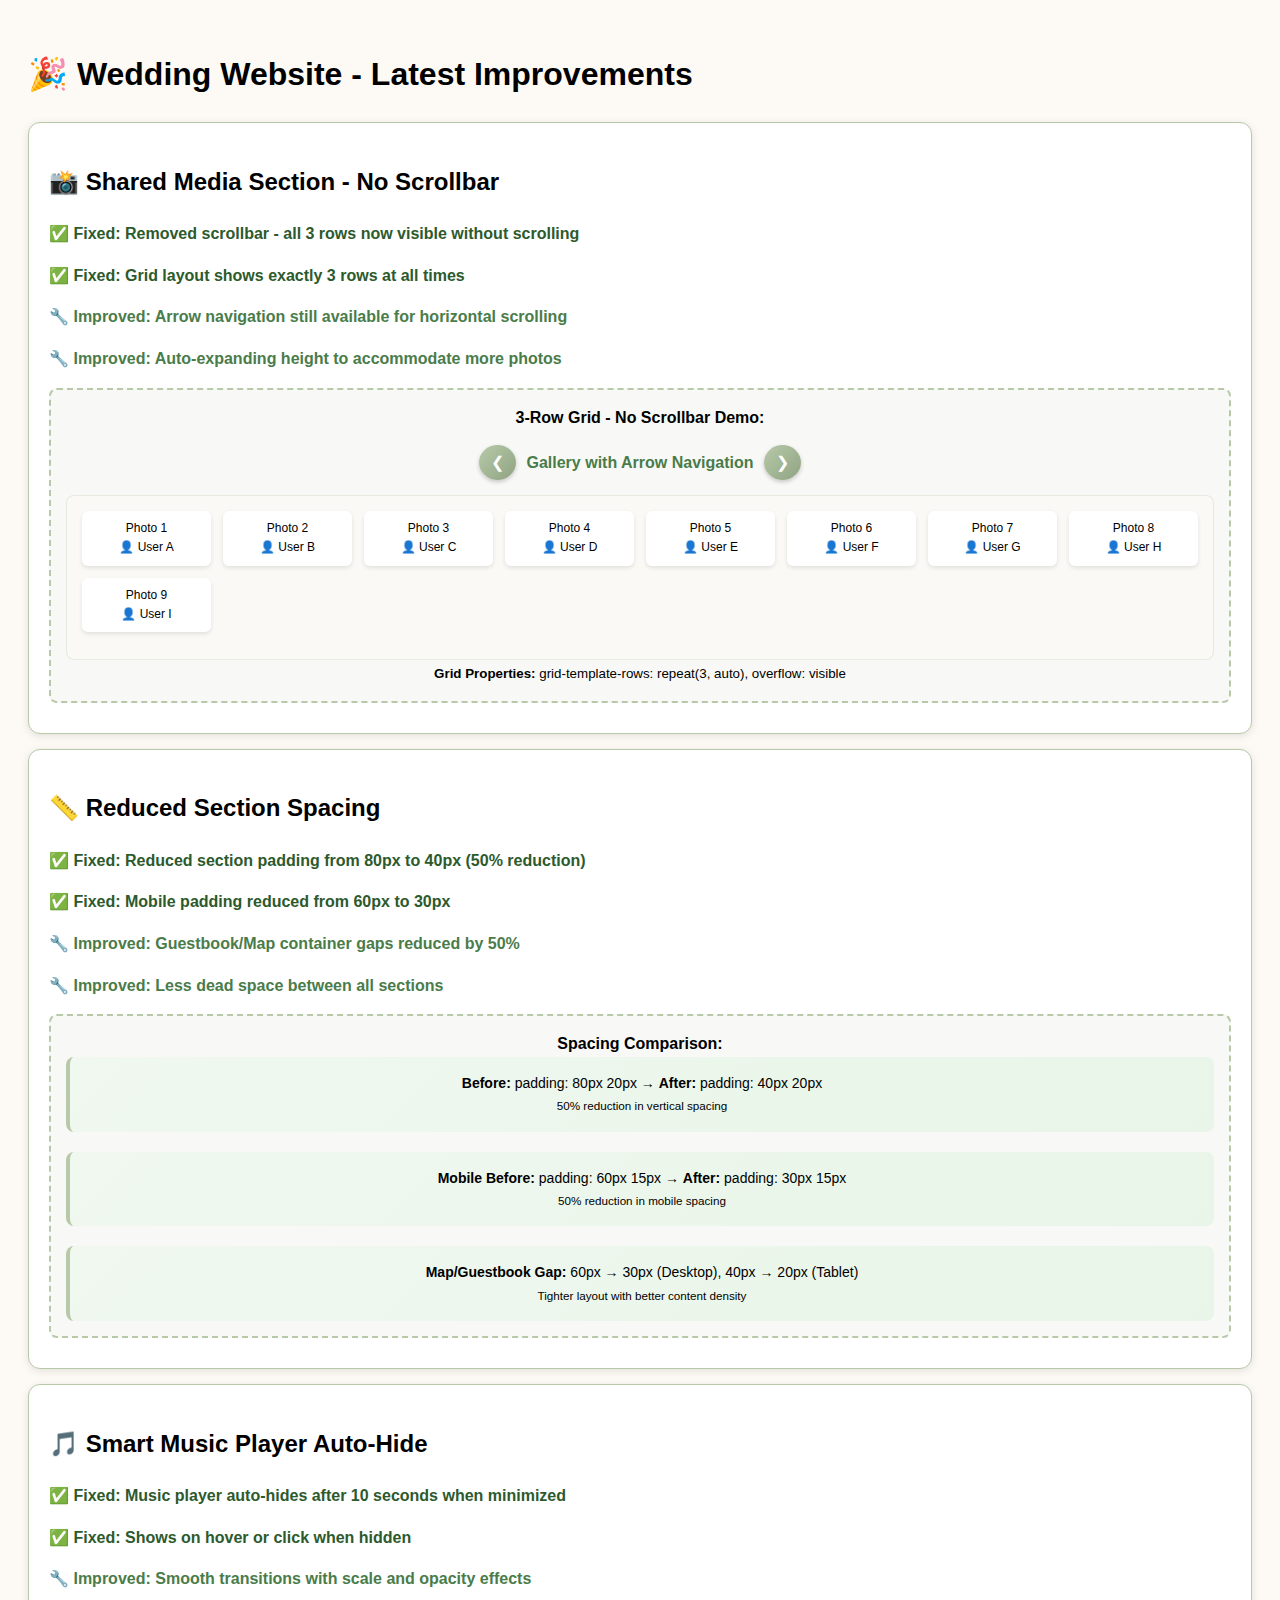
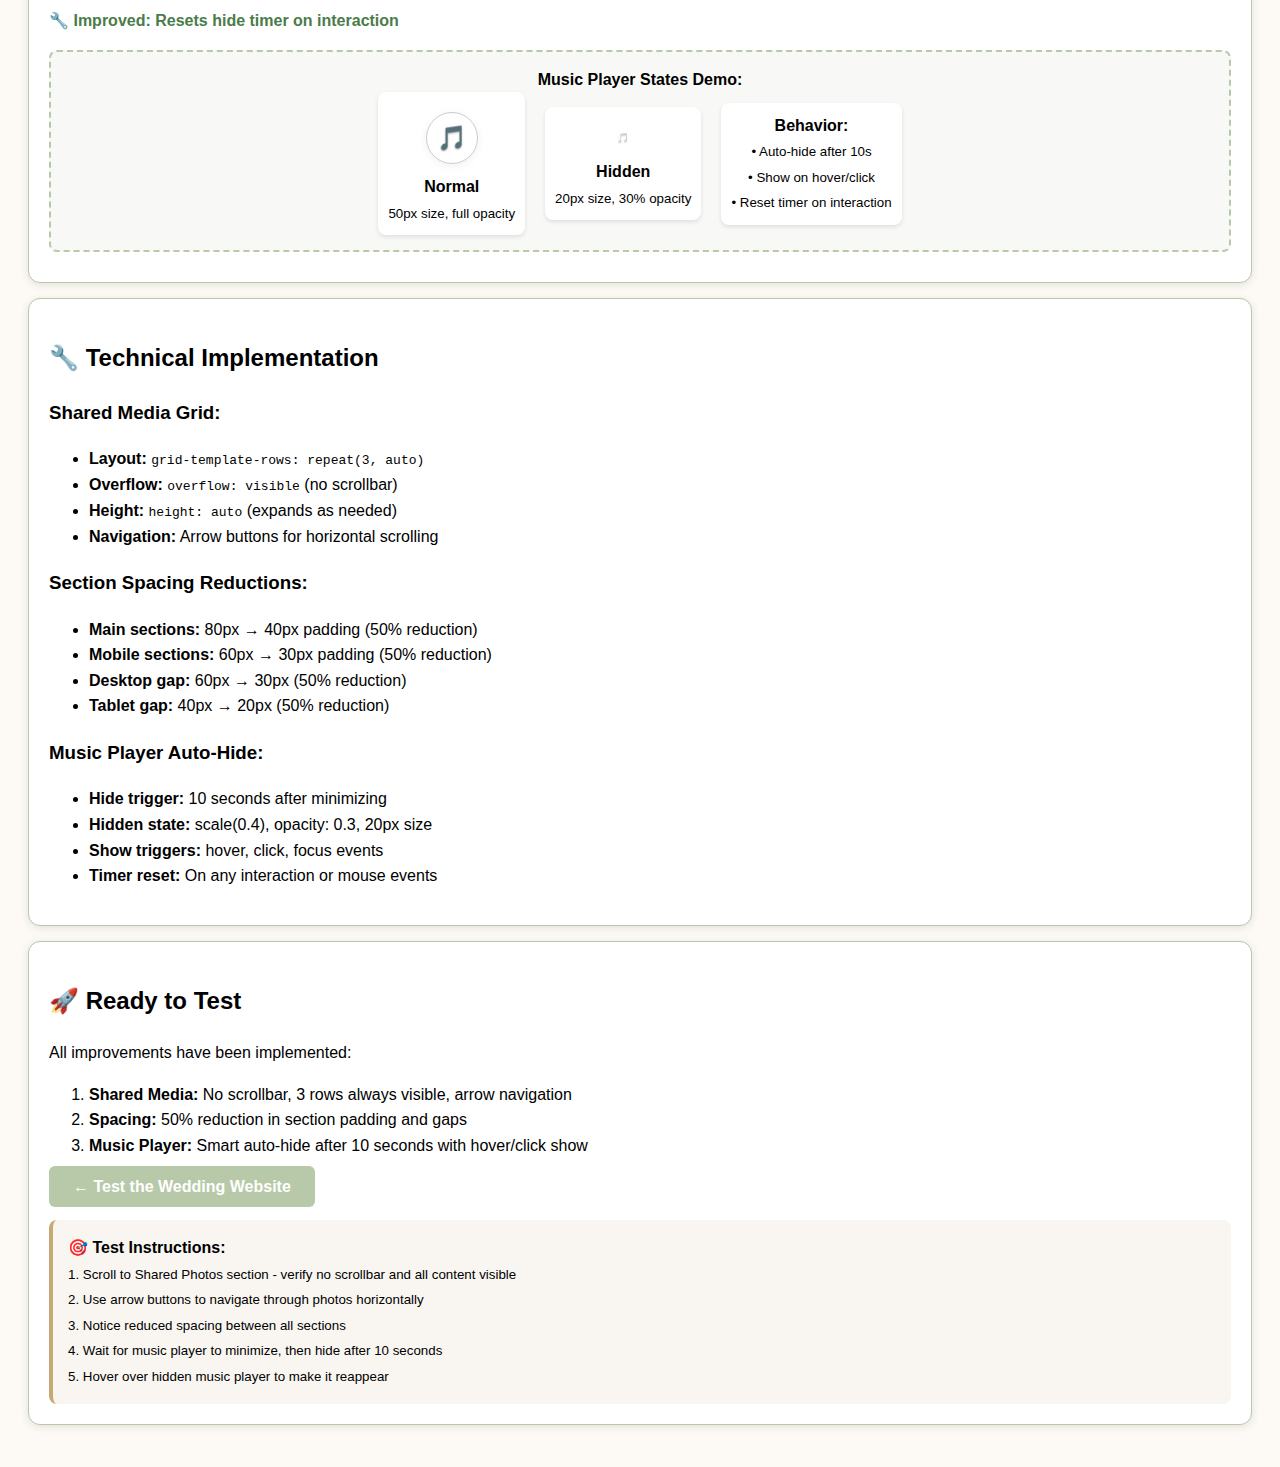
<file: latest-fixes-test.html>
<!DOCTYPE html>
<html>
<head>
    <title>Wedding Website - Latest Fixes Test</title>
    <style>
        body { 
            font-family: 'Montserrat', Arial, sans-serif; 
            padding: 20px; 
            background: #fdfaf6;
            line-height: 1.6;
        }
        .test-section { 
            margin: 15px 0; 
            border: 1px solid #b7c9a8; 
            padding: 20px; 
            border-radius: 12px;
            background: white;
            box-shadow: 0 2px 8px rgba(0,0,0,0.1);
        }
        .fixed { color: #2d5a2d; font-weight: 600; }
        .improved { color: #4a7c4a; font-weight: 600; }
        .demo-box {
            background: rgba(183, 201, 168, 0.1);
            border: 2px dashed #b7c9a8;
            padding: 15px;
            border-radius: 8px;
            margin: 10px 0;
            text-align: center;
        }
        
        .spacing-demo {
            display: flex;
            flex-direction: column;
            gap: 20px;
        }
        
        .section-demo {
            background: linear-gradient(135deg, #f0f8f0 0%, #e8f5e8 100%);
            padding: 15px;
            border-radius: 8px;
            border-left: 4px solid #b7c9a8;
            font-size: 14px;
        }
        
        .grid-demo {
            display: grid;
            grid-template-columns: repeat(auto-fill, minmax(120px, 1fr));
            grid-template-rows: repeat(3, auto);
            gap: 12px;
            height: auto;
            overflow: visible;
            padding: 15px;
            background: rgba(253, 250, 246, 0.5);
            border: 1px solid rgba(183, 201, 168, 0.3);
            border-radius: 8px;
        }
        
        .grid-item {
            background: white;
            border-radius: 6px;
            padding: 8px;
            text-align: center;
            box-shadow: 0 2px 4px rgba(0,0,0,0.1);
            font-size: 12px;
        }
        
        .music-demo {
            display: flex;
            align-items: center;
            gap: 20px;
            justify-content: center;
            flex-wrap: wrap;
        }
        
        .music-state {
            background: white;
            padding: 10px;
            border-radius: 8px;
            box-shadow: 0 2px 4px rgba(0,0,0,0.1);
            text-align: center;
            min-width: 120px;
        }
        
        .music-button {
            width: 50px;
            height: 50px;
            border-radius: 50%;
            background: rgba(255, 255, 255, 0.7);
            border: 1px solid #ccc;
            box-shadow: 0 2px 8px rgba(0,0,0,0.06);
            display: flex;
            align-items: center;
            justify-content: center;
            margin: 10px auto;
            font-size: 24px;
            text-shadow: 0 1px 2px rgba(0,0,0,0.3);
            animation: musicPulse 2s ease-in-out infinite;
            cursor: pointer;
            transition: all 0.4s ease;
        }
        
        .music-button.hidden {
            width: 20px;
            height: 20px;
            opacity: 0.3;
            transform: scale(0.4);
        }
        
        .music-button.hidden:hover {
            width: 50px;
            height: 50px;
            opacity: 1;
            transform: scale(1);
        }
        
        @keyframes musicPulse {
            0%, 100% { transform: scale(1); opacity: 0.8; }
            50% { transform: scale(1.1); opacity: 1; }
        }
        
        .arrow-demo {
            display: flex;
            align-items: center;
            gap: 10px;
            justify-content: center;
            margin: 15px 0;
        }
        
        .arrow-btn {
            background: linear-gradient(135deg, #b7c9a8 0%, #8fa382 100%);
            color: white;
            border: none;
            padding: 8px 12px;
            border-radius: 50%;
            cursor: pointer;
            font-size: 16px;
            box-shadow: 0 2px 4px rgba(0,0,0,0.2);
            transition: all 0.2s ease;
        }
        
        .arrow-btn:hover {
            transform: translateY(-2px);
            box-shadow: 0 4px 8px rgba(0,0,0,0.3);
        }
    </style>
</head>
<body>
    <h1>🎉 Wedding Website - Latest Improvements</h1>
    
    <div class="test-section">
        <h2>📸 Shared Media Section - No Scrollbar</h2>
        <p class="fixed">✅ Fixed: Removed scrollbar - all 3 rows now visible without scrolling</p>
        <p class="fixed">✅ Fixed: Grid layout shows exactly 3 rows at all times</p>
        <p class="improved">🔧 Improved: Arrow navigation still available for horizontal scrolling</p>
        <p class="improved">🔧 Improved: Auto-expanding height to accommodate more photos</p>
        
        <div class="demo-box">
            <strong>3-Row Grid - No Scrollbar Demo:</strong>
            <div class="arrow-demo">
                <button class="arrow-btn">❮</button>
                <span style="font-weight: 600; color: #4a7c4a;">Gallery with Arrow Navigation</span>
                <button class="arrow-btn">❯</button>
            </div>
            <div class="grid-demo">
                <div class="grid-item">Photo 1<br>👤 User A</div>
                <div class="grid-item">Photo 2<br>👤 User B</div>
                <div class="grid-item">Photo 3<br>👤 User C</div>
                <div class="grid-item">Photo 4<br>👤 User D</div>
                <div class="grid-item">Photo 5<br>👤 User E</div>
                <div class="grid-item">Photo 6<br>👤 User F</div>
                <div class="grid-item">Photo 7<br>👤 User G</div>
                <div class="grid-item">Photo 8<br>👤 User H</div>
                <div class="grid-item">Photo 9<br>👤 User I</div>
            </div>
            <small><strong>Grid Properties:</strong> grid-template-rows: repeat(3, auto), overflow: visible</small>
        </div>
    </div>
    
    <div class="test-section">
        <h2>📏 Reduced Section Spacing</h2>
        <p class="fixed">✅ Fixed: Reduced section padding from 80px to 40px (50% reduction)</p>
        <p class="fixed">✅ Fixed: Mobile padding reduced from 60px to 30px</p>
        <p class="improved">🔧 Improved: Guestbook/Map container gaps reduced by 50%</p>
        <p class="improved">🔧 Improved: Less dead space between all sections</p>
        
        <div class="demo-box">
            <strong>Spacing Comparison:</strong>
            <div class="spacing-demo">
                <div class="section-demo">
                    <strong>Before:</strong> padding: 80px 20px → <strong>After:</strong> padding: 40px 20px<br>
                    <small>50% reduction in vertical spacing</small>
                </div>
                <div class="section-demo">
                    <strong>Mobile Before:</strong> padding: 60px 15px → <strong>After:</strong> padding: 30px 15px<br>
                    <small>50% reduction in mobile spacing</small>
                </div>
                <div class="section-demo">
                    <strong>Map/Guestbook Gap:</strong> 60px → 30px (Desktop), 40px → 20px (Tablet)<br>
                    <small>Tighter layout with better content density</small>
                </div>
            </div>
        </div>
    </div>
    
    <div class="test-section">
        <h2>🎵 Smart Music Player Auto-Hide</h2>
        <p class="fixed">✅ Fixed: Music player auto-hides after 10 seconds when minimized</p>
        <p class="fixed">✅ Fixed: Shows on hover or click when hidden</p>
        <p class="improved">🔧 Improved: Smooth transitions with scale and opacity effects</p>
        <p class="improved">🔧 Improved: Resets hide timer on interaction</p>
        
        <div class="demo-box">
            <strong>Music Player States Demo:</strong>
            <div class="music-demo">
                <div class="music-state">
                    <div class="music-button">🎵</div>
                    <strong>Normal</strong><br>
                    <small>50px size, full opacity</small>
                </div>
                <div class="music-state">
                    <div class="music-button hidden">🎵</div>
                    <strong>Hidden</strong><br>
                    <small>20px size, 30% opacity</small>
                </div>
                <div class="music-state">
                    <strong>Behavior:</strong><br>
                    <small>• Auto-hide after 10s<br>• Show on hover/click<br>• Reset timer on interaction</small>
                </div>
            </div>
        </div>
    </div>
    
    <div class="test-section">
        <h2>🔧 Technical Implementation</h2>
        <h3>Shared Media Grid:</h3>
        <ul>
            <li><strong>Layout:</strong> <code>grid-template-rows: repeat(3, auto)</code></li>
            <li><strong>Overflow:</strong> <code>overflow: visible</code> (no scrollbar)</li>
            <li><strong>Height:</strong> <code>height: auto</code> (expands as needed)</li>
            <li><strong>Navigation:</strong> Arrow buttons for horizontal scrolling</li>
        </ul>
        
        <h3>Section Spacing Reductions:</h3>
        <ul>
            <li><strong>Main sections:</strong> 80px → 40px padding (50% reduction)</li>
            <li><strong>Mobile sections:</strong> 60px → 30px padding (50% reduction)</li>
            <li><strong>Desktop gap:</strong> 60px → 30px (50% reduction)</li>
            <li><strong>Tablet gap:</strong> 40px → 20px (50% reduction)</li>
        </ul>
        
        <h3>Music Player Auto-Hide:</h3>
        <ul>
            <li><strong>Hide trigger:</strong> 10 seconds after minimizing</li>
            <li><strong>Hidden state:</strong> scale(0.4), opacity: 0.3, 20px size</li>
            <li><strong>Show triggers:</strong> hover, click, focus events</li>
            <li><strong>Timer reset:</strong> On any interaction or mouse events</li>
        </ul>
    </div>
    
    <div class="test-section">
        <h2>🚀 Ready to Test</h2>
        <p>All improvements have been implemented:</p>
        <ol>
            <li><strong>Shared Media:</strong> No scrollbar, 3 rows always visible, arrow navigation</li>
            <li><strong>Spacing:</strong> 50% reduction in section padding and gaps</li>
            <li><strong>Music Player:</strong> Smart auto-hide after 10 seconds with hover/click show</li>
        </ol>
        <p><a href="index.html" style="background: #b7c9a8; color: white; padding: 12px 24px; text-decoration: none; border-radius: 6px; font-weight: 600;">← Test the Wedding Website</a></p>
        
        <div style="margin-top: 20px; padding: 15px; background: rgba(201, 169, 114, 0.1); border-radius: 8px; border-left: 4px solid #c9a972;">
            <strong>🎯 Test Instructions:</strong><br>
            <small>
            1. Scroll to Shared Photos section - verify no scrollbar and all content visible<br>
            2. Use arrow buttons to navigate through photos horizontally<br>
            3. Notice reduced spacing between all sections<br>
            4. Wait for music player to minimize, then hide after 10 seconds<br>
            5. Hover over hidden music player to make it reappear
            </small>
        </div>
    </div>
</body>
</html>
</file>
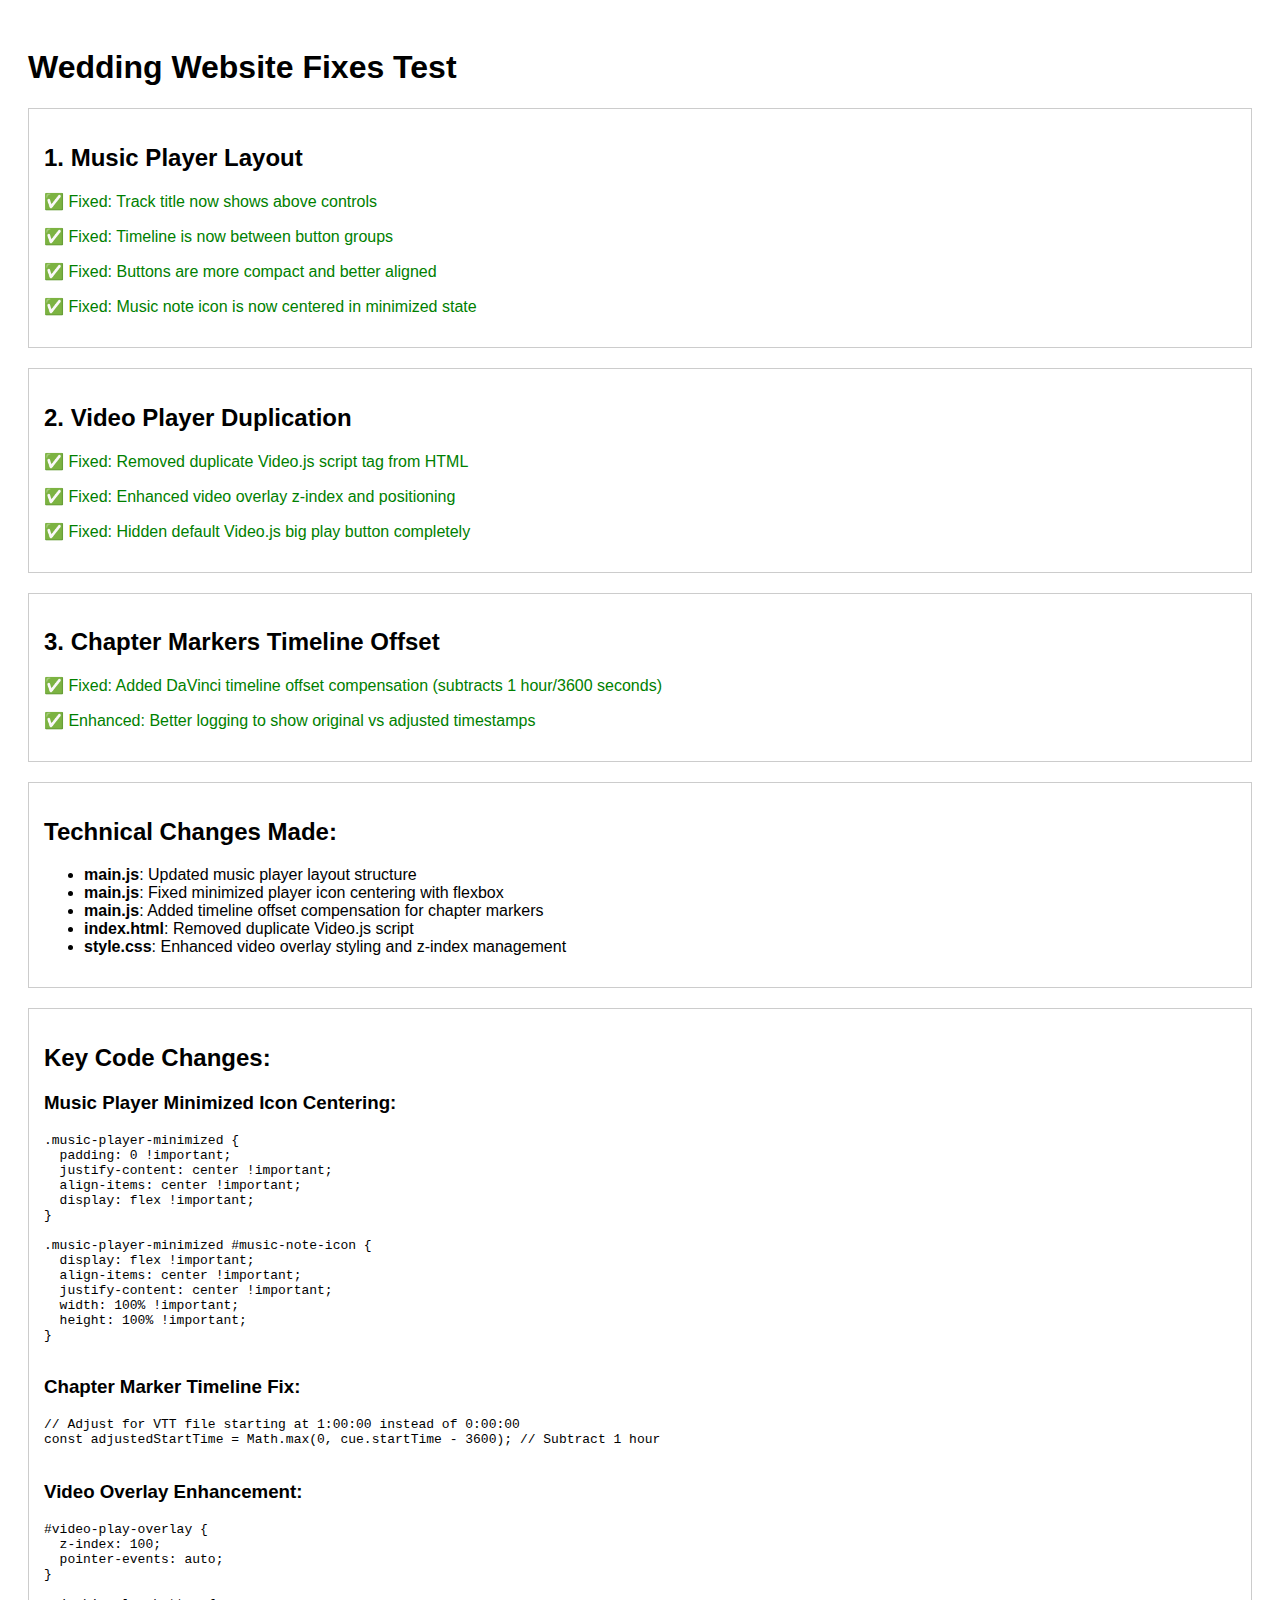
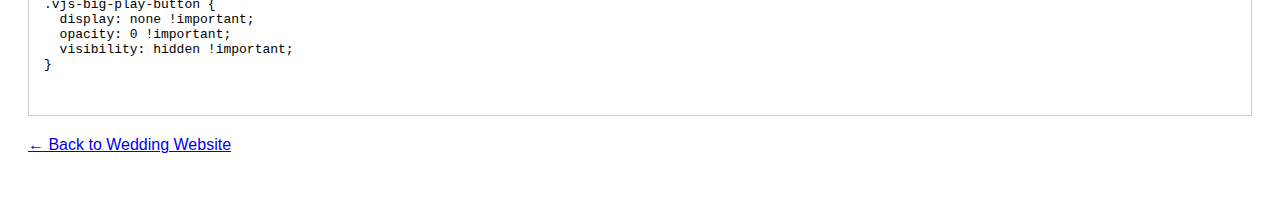
<file: test-fixes.html>
<!DOCTYPE html>
<html>
<head>
    <title>Testing Fixes</title>
    <style>
        body { font-family: Arial, sans-serif; padding: 20px; }
        .test-section { margin: 20px 0; border: 1px solid #ccc; padding: 15px; }
        .fixed { color: green; }
        .issue { color: red; }
    </style>
</head>
<body>
    <h1>Wedding Website Fixes Test</h1>
    
    <div class="test-section">
        <h2>1. Music Player Layout</h2>
        <p class="fixed">✅ Fixed: Track title now shows above controls</p>
        <p class="fixed">✅ Fixed: Timeline is now between button groups</p>
        <p class="fixed">✅ Fixed: Buttons are more compact and better aligned</p>
        <p class="fixed">✅ Fixed: Music note icon is now centered in minimized state</p>
    </div>
    
    <div class="test-section">
        <h2>2. Video Player Duplication</h2>
        <p class="fixed">✅ Fixed: Removed duplicate Video.js script tag from HTML</p>
        <p class="fixed">✅ Fixed: Enhanced video overlay z-index and positioning</p>
        <p class="fixed">✅ Fixed: Hidden default Video.js big play button completely</p>
    </div>
    
    <div class="test-section">
        <h2>3. Chapter Markers Timeline Offset</h2>
        <p class="fixed">✅ Fixed: Added DaVinci timeline offset compensation (subtracts 1 hour/3600 seconds)</p>
        <p class="fixed">✅ Enhanced: Better logging to show original vs adjusted timestamps</p>
    </div>
    
    <div class="test-section">
        <h2>Technical Changes Made:</h2>
        <ul>
            <li><strong>main.js</strong>: Updated music player layout structure</li>
            <li><strong>main.js</strong>: Fixed minimized player icon centering with flexbox</li>
            <li><strong>main.js</strong>: Added timeline offset compensation for chapter markers</li>
            <li><strong>index.html</strong>: Removed duplicate Video.js script</li>
            <li><strong>style.css</strong>: Enhanced video overlay styling and z-index management</li>
        </ul>
    </div>
    
    <div class="test-section">
        <h2>Key Code Changes:</h2>
        <h3>Music Player Minimized Icon Centering:</h3>
        <pre>
.music-player-minimized {
  padding: 0 !important;
  justify-content: center !important;
  align-items: center !important;
  display: flex !important;
}

.music-player-minimized #music-note-icon {
  display: flex !important;
  align-items: center !important;
  justify-content: center !important;
  width: 100% !important;
  height: 100% !important;
}
        </pre>
        
        <h3>Chapter Marker Timeline Fix:</h3>
        <pre>
// Adjust for VTT file starting at 1:00:00 instead of 0:00:00
const adjustedStartTime = Math.max(0, cue.startTime - 3600); // Subtract 1 hour
        </pre>
        
        <h3>Video Overlay Enhancement:</h3>
        <pre>
#video-play-overlay {
  z-index: 100;
  pointer-events: auto;
}

.vjs-big-play-button {
  display: none !important;
  opacity: 0 !important;
  visibility: hidden !important;
}
        </pre>
    </div>
    
    <p><a href="index.html">← Back to Wedding Website</a></p>
</body>
</html>
</file>
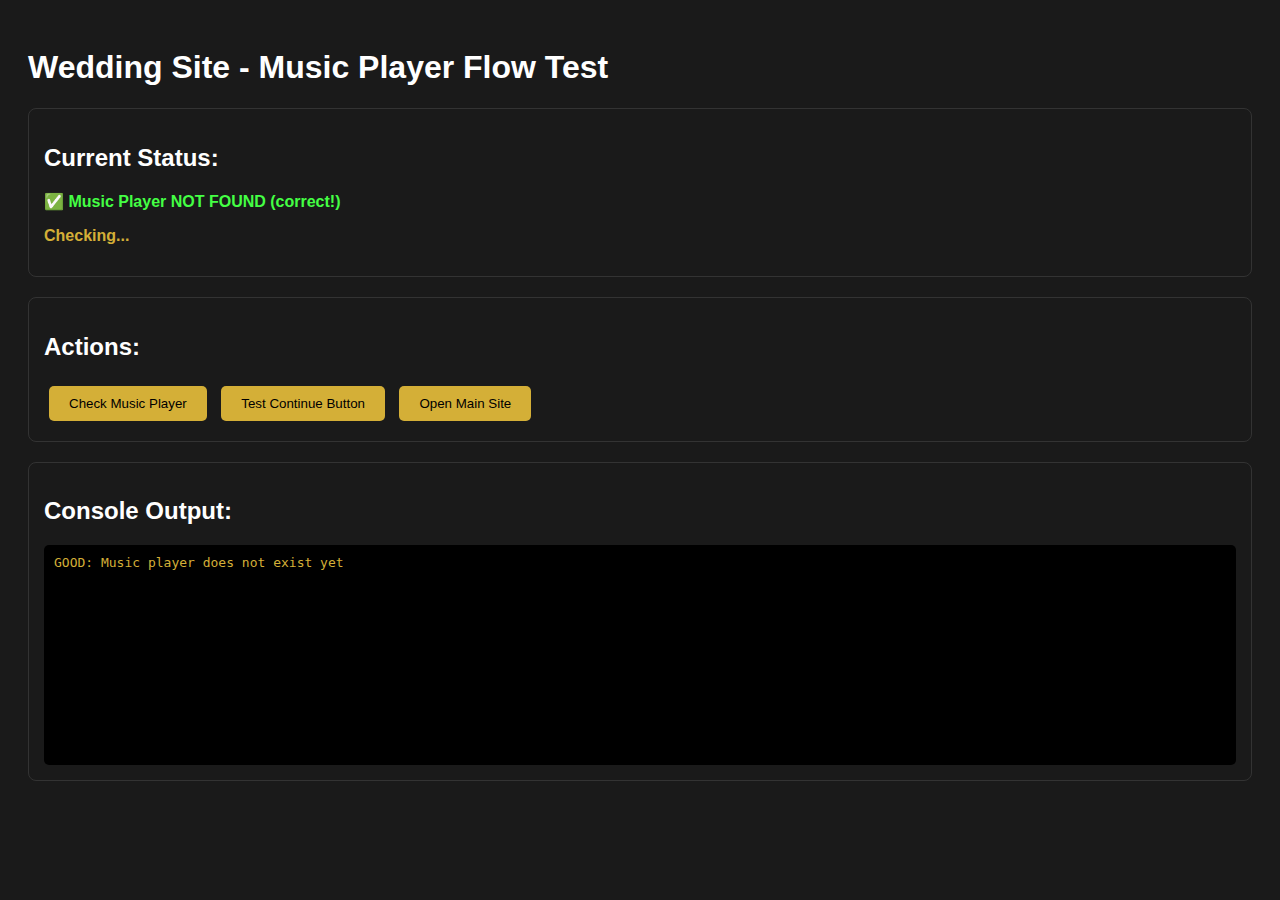
<file: test-flow.html>
<!DOCTYPE html>
<html lang="en">
<head>
    <meta charset="UTF-8">
    <meta name="viewport" content="width=device-width, initial-scale=1.0">
    <title>Test Music Player Flow</title>
    <style>
        body { 
            font-family: Arial, sans-serif; 
            padding: 20px; 
            background: #1a1a1a; 
            color: #fff;
        }
        .test-section { 
            margin: 20px 0; 
            padding: 15px; 
            border: 1px solid #333; 
            border-radius: 8px;
        }
        .button { 
            background: #d4af37; 
            color: #000; 
            border: none; 
            padding: 10px 20px; 
            border-radius: 5px; 
            cursor: pointer; 
            margin: 5px;
        }
        .status { 
            font-weight: bold; 
            color: #d4af37;
        }
    </style>
</head>
<body>
    <h1>Wedding Site - Music Player Flow Test</h1>
    
    <div class="test-section">
        <h2>Current Status:</h2>
        <p id="music-player-status" class="status">Checking...</p>
        <p id="continue-button-status" class="status">Checking...</p>
    </div>
    
    <div class="test-section">
        <h2>Actions:</h2>
        <button class="button" onclick="testMusicPlayerExists()">Check Music Player</button>
        <button class="button" onclick="testContinueButton()">Test Continue Button</button>
        <button class="button" onclick="openMainSite()">Open Main Site</button>
    </div>
    
    <div class="test-section">
        <h2>Console Output:</h2>
        <div id="console-output" style="background: #000; padding: 10px; font-family: monospace; min-height: 200px; border-radius: 5px;"></div>
    </div>

    <script>
        // Capture console logs
        const originalLog = console.log;
        const outputDiv = document.getElementById('console-output');
        
        console.log = function(...args) {
            originalLog.apply(console, args);
            const logEntry = document.createElement('div');
            logEntry.textContent = args.join(' ');
            logEntry.style.color = '#d4af37';
            logEntry.style.marginBottom = '5px';
            outputDiv.appendChild(logEntry);
            outputDiv.scrollTop = outputDiv.scrollHeight;
        };
        
        function testMusicPlayerExists() {
            const musicPlayer = document.getElementById('background-music-player');
            const status = document.getElementById('music-player-status');
            
            if (musicPlayer) {
                status.textContent = '❌ Music Player FOUND (should not exist yet!)';
                status.style.color = '#ff4444';
                console.log('ERROR: Music player exists before continue button click');
            } else {
                status.textContent = '✅ Music Player NOT FOUND (correct!)';
                status.style.color = '#44ff44';
                console.log('GOOD: Music player does not exist yet');
            }
        }
        
        function testContinueButton() {
            // Open main site in iframe to test
            const iframe = document.createElement('iframe');
            iframe.src = 'index.html';
            iframe.style.width = '300px';
            iframe.style.height = '200px';
            iframe.style.border = '1px solid #333';
            document.body.appendChild(iframe);
            
            console.log('Opened main site in iframe for testing');
        }
        
        function openMainSite() {
            window.open('index.html', '_blank');
        }
        
        // Initial check
        setTimeout(testMusicPlayerExists, 500);
        
        // Set up periodic checks
        setInterval(() => {
            testMusicPlayerExists();
        }, 2000);
    </script>
</body>
</html>
</file>
<file: css/style.css>
@import url('https://fonts.googleapis.com/css2?family=Playfair+Display:wght@400;700&family=Cormorant+Garamond:wght@400;600&family=Montserrat:wght@400;600&display=swap');

/* === Color Palette === */
:root {
  --sage-green: #b7c9a8;
  --sage-green-dark: #8fa382;
  --blush: #f7d6d6;
  --blush-dark: #eeb7b7;
  --gold: #c9a972;
  --dusty-blue: #b7cbe6;
  --offwhite: #fdfaf6;
  --text-dark: #4a4a4a;
  --text-light: #7a7a7a;
}

/* === Base Styles === */
html {
  box-sizing: border-box;
  scroll-behavior: smooth;
}

*, *:before, *:after {
  box-sizing: inherit;
}

body {
  margin: 0;
  padding: 0;
  font-family: 'Montserrat', Arial, sans-serif;
  background-color: var(--offwhite);
  color: var(--text-dark);
  line-height: 1.6;
  overflow-x: hidden;
  padding: env(safe-area-inset-top, 0) env(safe-area-inset-right, 0) env(safe-area-inset-bottom, 0) env(safe-area-inset-left, 0);
  min-height: 100vh;
  min-height: -webkit-fill-available;
}

/* iOS viewport fix */
@supports (-webkit-touch-callout: none) {
  body {
    min-height: -webkit-fill-available;
  }
}

#main-content {
  display: none; /* Hidden until revealed by JS */
}

/* === Intro Section === */
#intro-section {
  position: fixed; 
  top: 0;
  left: 0;
  width: 100vw;
  height: 100vh;
  z-index: 9999; 
  background: #fff;
  display: none; 
  align-items: center; 
  justify-content: center;
  transition: opacity 0.5s ease-out;
  overflow: hidden;
}

#intro-section.active {
  display: flex;
}

#intro-video {
  width: 100vw;
  height: 100vh;
  object-fit: cover;
  background: #000;
}

#skip-intro {
  position: absolute;
  bottom: 10px;
  right: 10px;
  background: rgba(183, 201, 168, 0.7);
  color: #333;
  border: 2px solid white;
  padding: 6px 12px;
  border-radius: 16px;
  cursor: pointer;
  font-family: 'Montserrat', sans-serif;
  font-weight: 600;
  transition: all 0.3s ease, opacity 0.5s ease;
  z-index: 10001;
  font-size: 0.75rem;
  opacity: 0;
  pointer-events: auto;
  box-shadow: 0 2px 8px rgba(0, 0, 0, 0.1);
  height: 32px;
  display: flex;
  align-items: center;
  justify-content: center;
}

#replay-intro {
  position: absolute;
  bottom: max(20px, env(safe-area-inset-bottom, 20px));
  left: 50%;
  transform: translateX(-50%);
  background: rgba(183, 201, 168, 0.7);
  color: #333;
  border: 2px solid white;
  padding: 12px 24px;
  border-radius: 25px;
  cursor: pointer;
  font-family: 'Montserrat', sans-serif;
  font-weight: 600;
  transition: all 0.3s ease;
  z-index: 10001;
  font-size: 1rem;
  display: none; /* Hidden by default */
}

#skip-intro:hover {
  background: rgba(255, 255, 255, 0.9);
  color: #333;
  transform: scale(1.05);
}

#replay-intro:hover {
  background: rgba(255, 255, 255, 0.9);
  color: #333;
  transform: translateX(-50%) scale(1.05);
}

/* Ensure skip button is always visible */
@media (max-height: 600px) {
  #skip-intro, #replay-intro {
    bottom: 10px;
    padding: 8px 16px;
    font-size: 0.9rem;
  }
}

@media (max-width: 480px) {
  #skip-intro, #replay-intro {
    padding: 10px 20px;
    font-size: 0.9rem;
  }
}

body.intro-active #intro-section { 
  display: flex; 
}

#intro-video { 
  width: 100vw; 
  height: 100vh; 
  object-fit: cover; 
  background: #fff; 
}

/* === General Section & Typography === */
.album-section, .wedding-family-tree, #main-film-section {
  width: 100%;
  padding: 30px 20px;
  margin: 0 auto;
  box-sizing: border-box;
}

.section-title {
  font-family: 'Playfair Display', serif;
  font-size: clamp(2.5rem, 5vw, 3.5rem);
  color: var(--sage-green-dark); 
  margin: 0 0 20px 0;
  text-align: center; 
  font-weight: 700;
}

.section-subtitle {
  text-align: center; 
  font-size: 1.1rem; 
  color: var(--text-light);
  max-width: 600px; 
  margin: -15px auto 40px auto;
}

/* === Video Sections === */
#scroll-video { 
  width: 100%; 
  height: 100%; 
  object-fit: cover; 
}

#scroll-section { 
  padding: 0; 
}

#main-film-player-container { 
  position: relative;
  max-width: 900px;
  margin: 0 auto;
  width: 100%;
}

/* === Family Tree with Ring Overlays === */
.wedding-family-tree { 
  background: linear-gradient(160deg, var(--offwhite) 60%, #fdf0f0 100%); 
}

.family-tree-rows { 
  display: flex; 
  flex-direction: column; 
  gap: 30px; 
  align-items: center; 
  max-width: 1400px; 
  margin: 0 auto; 
}

.family-tree-section-block {
  background: rgba(255, 255, 255, 0.4);
  border-radius: 16px;
  padding: 25px 20px 20px 20px;
  margin: 10px 0;
  box-shadow: 0 4px 15px rgba(0, 0, 0, 0.04);
  border: 1px solid rgba(183, 201, 168, 0.15);
  backdrop-filter: blur(5px);
  width: 100%;
  max-width: 1200px;
}

.family-tree-section-title {
  font-family: 'Playfair Display', serif; 
  font-size: 1.8rem;
  color: var(--sage-green-dark); 
  text-align: center; 
  margin-bottom: 20px; 
  font-weight: 600;
  position: relative;
}

.family-tree-section-title::after {
  content: '';
  position: absolute;
  bottom: -8px;
  left: 50%;
  transform: translateX(-50%);
  width: 40px;
  height: 2px;
  background: var(--gold);
  border-radius: 1px;
}

.family-tree-row { 
  display: flex; 
  gap: 20px; 
  justify-content: center; 
  align-items: flex-start;
  flex-wrap: wrap; 
  transition: all 0.3s ease;
}

.couple-row {
  margin-bottom: 0;
  background: none;
  box-shadow: none;
  border: none;
  padding: 0;
  backdrop-filter: none;
  display: flex;
  gap: 60px;
  justify-content: center;
  align-items: flex-start;
  flex-wrap: nowrap;
  width: 100%;
  box-sizing: border-box;
}

.couple-row .tree-person {
  width: 180px;
  justify-content: flex-start;
  flex-shrink: 0;
  box-sizing: border-box;
}

.couple-row .tree-person-name {
  font-size: clamp(1.4rem, 3vw, 1.8rem);
  margin-top: 20px;
}

.tree-person { 
  display: flex; 
  flex-direction: column; 
  align-items: center; 
  text-align: center; 
  width: 180px;
  margin-bottom: 10px;
  justify-content: flex-start;
  flex-shrink: 0;
  box-sizing: border-box;
}

/* NEW: Background image approach with ring overlay */
.tree-person-photo {
  position: relative;
  width: 170px;
  height: 170px;
  border-radius: 50%;
  background-size: 105%; /* Slightly zoomed out for better framing */
  background-position: center;
  background-repeat: no-repeat;
  box-shadow: 0 10px 30px rgba(0,0,0,0.1);
  transition: all 0.4s cubic-bezier(0.175, 0.885, 0.32, 1.275);
  overflow: hidden;
}

/* Keep Austin's photo with tighter crop */
.couple-row .tree-person:first-child .tree-person-photo {
  background-size: 120%; /* Austin's photo stays tighter */
  background-position: center 20%; /* Slide down slightly */
}

/* Jordyn's photo adjustment */
.couple-row .tree-person:last-child .tree-person-photo {
  background-position: center 25%; /* Positioned to show flowers and head properly */
  background-size: cover; /* Ensure image always fills the frame */
  background-repeat: no-repeat;
}

/* Ring overlay using pseudo-element */
.tree-person-photo::after {
  content: '';
  position: absolute;
  top: 0;
  left: 0;
  right: 0;
  bottom: 0;
  border-radius: 50%;
  pointer-events: none;
  z-index: 1;
}

/* Ring color overlays */
.tree-person-photo.ring-couple::after {
  border: 6px solid var(--sage-green);
}

.tree-person-photo.ring-parent::after {
  border: 6px solid var(--gold);
}

.tree-person-photo.ring-bridesmaid::after {
  border: 6px solid var(--blush-dark);
}

.tree-person-photo.ring-groomsman::after {
  border: 6px solid var(--dusty-blue);
}

/* Hover effects */
.tree-person-photo:hover {
  transform: scale(1.05);
  box-shadow: 0 15px 40px rgba(0,0,0,0.15);
}

.tree-person-name {
  font-family: 'Playfair Display', serif; 
  font-size: clamp(1rem, 2.5vw, 1.4rem);
  color: var(--text-dark); 
  font-weight: 700; 
  margin-top: 15px;
  line-height: 1.1;
  min-height: 1.5em;
  display: flex;
  align-items: center;
  justify-content: center;
  text-align: center;
  width: 100%;
  white-space: nowrap;
  overflow: hidden;
  text-overflow: ellipsis;
  padding: 0 5px;
}

.tree-person-role { 
  font-family: 'Montserrat', sans-serif; 
  font-size: clamp(0.75rem, 1.5vw, 0.95rem);
  color: var(--gold); 
  font-style: italic; 
  margin-top: 5px;
  line-height: 1.1;
  min-height: 1.2em;
  text-align: center;
  white-space: nowrap;
  overflow: hidden;
  text-overflow: ellipsis;
}

/* === Galleries & Images === */
.engagement-gallery-container {
  position: relative;
  margin: 40px auto;
  max-width: 100%;
  text-align: center;
  width: 100%;
  box-sizing: border-box;
  padding: 0 20px;
}

@media (max-width: 768px) {
  .engagement-gallery-container {
    padding: 0 15px;
  }
}

@media (max-width: 480px) {
  .engagement-gallery-container {
    padding: 0 10px;
  }
}

.horizontal-scroll-gallery {
  display: flex;
  gap: 20px;
  overflow-x: auto;
  padding: 20px 0;
  scrollbar-width: none; /* Firefox */
  -ms-overflow-style: none; /* IE and Edge */
  scroll-behavior: smooth;
  justify-content: flex-start;
  will-change: transform;
}

.horizontal-scroll-gallery::-webkit-scrollbar {
  display: none; /* Chrome, Safari and Opera */
}

.horizontal-scroll-gallery img {
  height: clamp(250px, 40vw, 350px);
  border-radius: 12px;
  box-shadow: 0 8px 25px rgba(0, 0, 0, 0.1);
  transition: transform 0.3s ease, box-shadow 0.3s ease;
  flex-shrink: 0;
  object-fit: cover;
  width: auto;
  max-width: calc(90vw - 40px);
}

.horizontal-scroll-gallery img:hover {
  transform: scale(1.02);
  box-shadow: 0 12px 30px rgba(0, 0, 0, 0.15);
}

/* Gallery Navigation */
.gallery-nav {
  display: flex;
  justify-content: center;
  gap: 15px;
  margin-top: 20px;
}

.gallery-nav-btn {
  background: linear-gradient(135deg, var(--sage-green) 0%, var(--sage-green-dark) 100%);
  border: none;
  color: white;
  padding: 12px 20px;
  border-radius: 25px;
  cursor: pointer;
  font-family: 'Montserrat', sans-serif;
  font-weight: 600;
  transition: all 0.3s ease;
  box-shadow: 0 4px 15px rgba(143, 163, 130, 0.3);
}

.gallery-nav-btn:hover {
  transform: translateY(-2px);
  box-shadow: 0 6px 20px rgba(143, 163, 130, 0.4);
}

.gallery-nav-btn:disabled {
  opacity: 0.5;
  cursor: not-allowed;
  transform: none;
}

.rings-row {
  display: grid;
  grid-template-columns: repeat(2, 1fr);
  gap: 30px;
  max-width: 800px;
  margin: 0 auto;
  padding: 20px;
}

.ring-img {
  width: 100%;
  height: 300px;
  object-fit: cover;
  border-radius: 12px;
  box-shadow: 0 8px 25px rgba(0, 0, 0, 0.1);
  transition: transform 0.3s ease, box-shadow 0.3s ease;
}

.ring-img:hover {
  transform: scale(1.02);
  box-shadow: 0 12px 30px rgba(0, 0, 0, 0.15);
}

@media (max-width: 768px) {
  .rings-row {
    grid-template-columns: 1fr 1fr;
    gap: 15px;
    max-width: 100%;
    padding: 15px;
  }
  
  .ring-img {
    height: 200px;
  }
}

@media (max-width: 480px) {
  .rings-row {
    grid-template-columns: 1fr 1fr;
    gap: 10px;
    padding: 10px;
  }
  
  .ring-img {
    height: 150px;
  }
}

/* === Shared Gallery === */
.shared-gallery {
  display: grid;
  grid-template-columns: repeat(auto-fill, minmax(280px, 1fr));
  gap: 20px;
  margin-bottom: 40px;
}

.shared-photo {
  position: relative;
  aspect-ratio: 1;
  border-radius: 12px;
  overflow: hidden;
  box-shadow: 0 8px 25px rgba(0, 0, 0, 0.1);
  transition: transform 0.3s ease, box-shadow 0.3s ease;
}

.shared-photo:hover {
  transform: scale(1.02);
  box-shadow: 0 12px 30px rgba(0, 0, 0, 0.15);
}

.shared-photo img {
  width: 100%;
  height: 100%;
  object-fit: cover;
}

.shared-photo .photo-overlay {
  position: absolute;
  bottom: 0;
  left: 0;
  right: 0;
  background: linear-gradient(transparent, rgba(0,0,0,0.7));
  color: white;
  padding: 15px;
  opacity: 0;
  transition: opacity 0.3s ease;
}

.shared-photo:hover .photo-overlay {
  opacity: 1;
}

.photo-name {
  font-weight: 600;
  font-size: 0.9rem;
}

.photo-date {
  font-size: 0.8rem;
  opacity: 0.8;
  margin-top: 2px;
}

/* === Upload Section === */
.upload-section {
  background: rgba(255, 255, 255, 0.6);
  border-radius: 16px;
  padding: 30px;
  box-shadow: 0 4px 20px rgba(0, 0, 0, 0.05);
  border: 1px solid rgba(183, 201, 168, 0.2);
  margin-top: 40px;
}

.upload-title {
  font-family: 'Playfair Display', serif;
  font-size: 1.5rem;
  color: var(--sage-green-dark);
  margin-bottom: 20px;
  text-align: center;
}

#photo-upload-form {
  display: flex;
  flex-direction: column;
  gap: 15px;
  max-width: 400px;
  margin: 0 auto;
}

#photo-upload-form input,
#photo-upload-form button {
  padding: 12px 16px;
  border-radius: 8px;
  border: 1px solid var(--sage-green);
  font-size: 1rem;
  font-family: 'Montserrat', sans-serif;
}

#photo-upload-form input {
  background: white;
  color: var(--text-dark);
}

#photo-upload-form button {
  background: var(--sage-green);
  color: white;
  cursor: pointer;
  transition: background 0.3s ease;
  font-weight: 600;
}

#photo-upload-form button:hover {
  background: var(--sage-green-dark);
}

/* === Guestbook === */
.guestbook-map-container {
  display: grid;
  grid-template-columns: 1fr 1fr;
  gap: 40px;
  max-width: 1400px;
  margin: 0 auto;
  align-items: start;
  width: 100%;
}

#guestbook-section {
  min-width: 0;
  width: 100%;
}

#map-section {
  min-width: 0;
  width: 100%;
}

/* Force side-by-side on larger screens */
@media (min-width: 769px) {
  .guestbook-map-container {
    display: grid !important;
    grid-template-columns: 1fr 1fr !important;
    gap: 40px !important;
  }
  
  #guestbook-section, #map-section {
    width: 100% !important;
    min-width: 0 !important;
  }
}

#guestbook-form {
  display: flex;
  flex-direction: column;
  gap: 15px;
  margin-bottom: 30px;
}

#guestbook-form input,
#guestbook-form textarea,
#guestbook-form button {
  padding: 12px 16px;
  border-radius: 8px;
  border: 1px solid var(--sage-green);
  font-size: 1rem;
  font-family: 'Montserrat', sans-serif;
}

#guestbook-form input,
#guestbook-form textarea {
  background: white;
  color: var(--text-dark);
  resize: vertical;
}

#guestbook-form textarea {
  min-height: 100px;
}

#guestbook-form button {
  background: var(--sage-green);
  color: white;
  cursor: pointer;
  transition: background 0.3s ease;
  font-weight: 600;
}

#guestbook-form button:hover {
  background: var(--sage-green-dark);
}

#guestbook-messages {
  display: flex;
  flex-direction: column;
  gap: 20px;
}

.guestbook-message {
  background: rgba(255, 255, 255, 0.7);
  border-radius: 12px;
  padding: 20px;
  border-left: 4px solid var(--gold);
  box-shadow: 0 2px 10px rgba(0, 0, 0, 0.05);
}

.guestbook-message-author {
  font-weight: 600;
  color: var(--sage-green-dark);
  margin-bottom: 8px;
}

.guestbook-message-text {
  color: var(--text-dark);
  line-height: 1.5;
}

.guestbook-message-date {
  font-size: 0.85rem;
  color: var(--text-light);
  margin-top: 10px;
  text-align: right;
}

/* === Map === */
#guest-map {
  min-height: 500px;
  width: 100% !important;
  border-radius: 12px;
  border: 1px solid #eee;
  background: #f5f5f5;
  z-index: 1;
}

#manual-pin-area {
  text-align: center;
  margin-top: 15px;
  padding: 15px;
  background: rgba(255,255,255,0.8);
  border-radius: 8px;
}

#manual-pin-btn {
  background: linear-gradient(135deg, var(--sage-green) 0%, var(--sage-green-dark) 100%);
  color: white;
  border: none;
  padding: 12px 24px;
  border-radius: 8px;
  cursor: pointer;
  font-family: 'Montserrat', sans-serif;
  font-weight: 500;
  transition: all 0.3s ease;
  margin: 0 5px;
  min-width: 160px;
}

#manual-pin-btn:hover {
  transform: translateY(-2px);
  box-shadow: 0 4px 12px rgba(0,0,0,0.15);
}

#manual-pin-btn:disabled {
  opacity: 0.6;
  cursor: not-allowed;
  transform: none;
}

/* Leaflet popup custom styling */
.leaflet-popup-content-wrapper {
  border-radius: 8px;
  box-shadow: 0 4px 12px rgba(0,0,0,0.15);
}

.leaflet-popup-content {
  font-family: 'Montserrat', sans-serif;
  font-size: 14px;
  line-height: 1.4;
}

/* === Footer === */
#site-footer {
  background: linear-gradient(135deg, var(--sage-green) 0%, var(--sage-green-dark) 100%);
  color: white;
  text-align: center;
  padding: 40px 20px;
  margin-top: 60px;
  font-family: 'Montserrat', sans-serif;
}

.footer-content {
  max-width: 800px;
  margin: 0 auto;
}

.footer-title {
  font-family: 'Playfair Display', serif;
  font-size: 1.5rem;
  font-weight: 700;
  margin-bottom: 10px;
}

.footer-content .footer-title {
  font-size: 1.2rem;
  font-weight: 600;
  margin-bottom: 10px;
}

#visitor-counter {
  font-size: 1rem;
  opacity: 0.9;
}

.footer-counter {
  font-size: 0.9rem;
  opacity: 0.8;
}

/* === Video Player & Chapter Markers === */
.video-js {
  font-family: 'Montserrat', Arial, sans-serif;
}

.video-js .vjs-big-play-button {
  display: none !important;
}

.video-js .vjs-big-play-button:hover {
  background: var(--sage-green);
  transform: scale(1.1);
}

.video-js .vjs-control-bar {
  background: linear-gradient(180deg, transparent 0%, rgba(0,0,0,0.6) 100%);
  height: 3.5em;
}

.video-js .vjs-progress-holder {
  height: 8px;
  border-radius: 4px;
  background: rgba(255,255,255,0.3);
}

.video-js .vjs-play-progress {
  background: var(--sage-green);
  border-radius: 4px;
}

.video-js .vjs-load-progress {
  background: rgba(255,255,255,0.2);
  border-radius: 4px;
}

.inline-chapter-marker {
  position: absolute !important;
  top: 0 !important;
  width: 3px !important;
  height: 100% !important;
  background: var(--sage-green-dark) !important;
  opacity: 0.9 !important;
  pointer-events: none !important;
  z-index: 15 !important;
  display: block !important;
  border-radius: 1px !important;
}

.video-js .vjs-button > .vjs-icon-placeholder:before {
  color: white;
}

.video-js .vjs-volume-panel .vjs-volume-control {
  background: rgba(0,0,0,0.5);
  border-radius: 4px;
}

.video-js .vjs-volume-bar {
  background: rgba(255,255,255,0.3);
  border-radius: 2px;
}

.video-js .vjs-volume-level {
  background: var(--sage-green);
  border-radius: 2px;
}

/* === Responsive Design === */
@media (max-width: 1200px) {
  .tree-person-name {
    font-size: clamp(0.9rem, 2.2vw, 1.25rem);
  }
}

@media (max-width: 900px) {
  .tree-person-name {
    font-size: clamp(0.85rem, 2vw, 1.15rem);
  }
  
  .couple-row {
    gap: 40px;
  }
  
  .tree-person {
    width: 160px;
  }
  
  .tree-person-photo {
    width: 150px;
    height: 150px;
  }
  
  .horizontal-scroll-gallery img { 
    height: clamp(200px, 35vw, 280px);
    max-width: calc(85vw - 40px);
  }
  
  .rings-row {
    gap: 20px;
    padding: 15px;
  }
  
  .ring-img {
    max-width: 300px;
  }
}

@media (max-width: 768px) {
  .guestbook-map-container {
    grid-template-columns: 1fr !important;
    gap: 24px !important;
  }
  #guestbook-section, #map-section {
    min-width: 0 !important;
    width: 100% !important;
  }
}

@media (max-width: 768px) {
  .guestbook-map-container {
    grid-template-columns: 1fr !important;
    gap: 24px !important;
  }
  #guestbook-section, #map-section {
    min-width: 0 !important;
    width: 100% !important;
  }
  
  .album-section, .wedding-family-tree, #main-film-section { 
    padding: 20px 15px;
  }
  
  .tree-person-name {
    font-size: clamp(0.8rem, 1.8vw, 1.05rem);
  }
  
  .couple-row {
    gap: 30px;
    flex-wrap: wrap;
  }
  
  .tree-person {
    width: 140px;
  }
  
  .tree-person-photo {
    width: 130px;
    height: 130px;
  }
  
  .tree-person-photo.ring-couple::after,
  .tree-person-photo.ring-parent::after,
  .tree-person-photo.ring-bridesmaid::after,
  .tree-person-photo.ring-groomsman::after {
    border-width: 5px;
  }
  
  .horizontal-scroll-gallery img { 
    height: clamp(180px, 30vw, 220px);
    max-width: calc(80vw - 30px);
  }
  
  .rings-row {
    gap: 15px;
    padding: 10px;
  }
  
  .ring-img {
    max-width: 250px;
  }
  
  .horizontal-scroll-gallery,
  .rings-row {
    cursor: grab;
    touch-action: pan-x;
  }
  
  .horizontal-scroll-gallery.dragging,
  .rings-row.dragging {
    cursor: grabbing;
  }
}

@media (max-width: 480px) {
  .rings-row {
    grid-template-columns: 1fr !important;
    grid-template-rows: auto !important;
    max-width: 350px !important;
    gap: 20px !important;
  }
  
  .ring-img {
    max-width: 280px !important;
    height: 200px !important;
  }
  
  .horizontal-scroll-gallery img {
    height: clamp(150px, 25vw, 200px) !important;
    max-width: calc(75vw - 20px) !important;
  }
  
  #background-music-player:not(.music-player-minimized) {
    bottom: 10px !important;
    left: 10px !important;
    right: 10px !important;
    width: calc(100vw - 20px) !important;
    max-width: none !important;
    min-width: auto !important;
  }
  
  #background-music-player.music-player-minimized {
    right: auto !important;
    width: auto !important;
    height: 32px !important;
    min-width: 50px !important;
    bottom: 10px !important;
    left: 10px !important;
  }
  
  .music-player-minimized {
    font-size: 16px !important;
  }
  
  /* Return to intro button responsive */
  #return-to-intro-btn {
    top: 15px !important;
    right: 15px !important;
    padding: 6px 12px !important;
    font-size: 0.75rem !important;
  }

  /* Ensure Jordyn's photo remains properly sized on mobile */
  .couple-row .tree-person:last-child .tree-person-photo {
    background-size: cover !important;
    background-position: center 25% !important;
  }
}

/* ===== PHOTO POPUP STYLES ===== */
#photo-popup {
  user-select: none;
  -webkit-user-select: none;
}

#photo-popup img {
  user-select: none;
  -webkit-user-select: none;
  pointer-events: none;
}

/* ===== ENHANCED FAMILY TREE LAYOUT ===== */
.family-tree-row {
  transition: all 0.3s ease;
}

.tree-person-photo {
  transition: transform 0.3s ease;
  cursor: pointer;
}

.tree-person-photo:hover {
  transform: scale(1.05);
  box-shadow: 0 8px 25px rgba(0, 0, 0, 0.2);
}

/* Responsive family tree adjustments */
@media (max-width: 768px) {
  .family-tree-row {
    grid-template-columns: repeat(auto-fit, minmax(140px, 1fr)) !important;
    gap: 20px !important;
  }
  
  .couple-row {
    gap: 40px !important;
  }
  
  #photo-popup button {
    top: 10px !important;
    right: 10px !important;
    width: 40px !important;
    height: 40px !important;
    font-size: 20px !important;
  }
}

@media (max-width: 480px) {
  .family-tree-row {
    grid-template-columns: repeat(2, 1fr) !important;
    gap: 15px !important;
  }
  
  /* Allow single items on mobile to be centered */
  .family-tree-row:has(.tree-person:nth-child(1):last-child) {
    grid-template-columns: 1fr !important;
    justify-items: center !important;
  }
  
  .couple-row {
    gap: 30px !important;
    flex-direction: column !important;
    align-items: center !important;
  }
}

/* ===== FAMILY TREE VISUAL BALANCE IMPROVEMENTS ===== */

/* Allow single people to have their own centered row */
.family-tree-row:has(.tree-person:nth-child(1):last-child) {
  /* For 1 person - centered single item */
  display: flex !important;
  justify-content: center !important;
  gap: 0 !important;
  max-width: 300px !important;
  margin: 0 auto !important;
}

/* Ensure centered and balanced layouts for different group sizes */
.family-tree-row:has(.tree-person:nth-child(2):last-child) {
  /* For 2 people - wide spacing, centered */
  display: flex !important;
  justify-content: center !important;
  gap: clamp(40px, 8vw, 80px) !important;
  max-width: 800px !important;
  margin: 0 auto !important;
}

.family-tree-row:has(.tree-person:nth-child(3):last-child) {
  /* For 3 people - balanced triangle or line */
  display: flex !important;
  justify-content: center !important;
  gap: clamp(30px, 6vw, 50px) !important;
  max-width: 900px !important;
  margin: 0 auto !important;
}

.family-tree-row:has(.tree-person:nth-child(4):last-child) {
  /* For 4 people - 2x2 grid, centered */
  display: grid !important;
  grid-template-columns: repeat(2, 1fr) !important;
  gap: clamp(25px, 5vw, 40px) !important;
  justify-items: center !important;
  max-width: 700px !important;
  margin: 0 auto !important;
}

.family-tree-row:has(.tree-person:nth-child(5):last-child),
.family-tree-row:has(.tree-person:nth-child(6):last-child) {
  /* For 5-6 people - flexible grid */
  display: grid !important;
  grid-template-columns: repeat(3, 1fr) !important;
  gap: clamp(20px, 4vw, 35px) !important;
  justify-items: center !important;
  max-width: 900px !important;
  margin: 0 auto !important;
}

/* For 7+ people - auto-fit grid */
.family-tree-row:has(.tree-person:nth-child(7)) {
  display: grid !important;
  grid-template-columns: repeat(auto-fit, minmax(160px, 1fr)) !important;
  gap: clamp(15px, 3vw, 25px) !important;
  justify-items: center !important;
  max-width: 1000px !important;
  margin: 0 auto !important;
}

/* Special handling for the couple row */
.couple-row {
  display: flex !important;
  justify-content: center !important;
  align-items: center !important;
  gap: clamp(40px, 10vw, 100px) !important;
  max-width: none !important;
  margin-bottom: 40px !important;
}

/* ===== COUPLE ROW SPECIAL STYLING ===== */
.couple-row .tree-person-photo {
  width: 200px !important;
  height: 200px !important;
  border-width: 4px !important;
}

.couple-row .tree-person-name {
  font-size: 1.4rem !important;
  font-weight: 700 !important;
  margin-top: 15px !important;
}

@media (max-width: 768px) {
  .couple-row .tree-person-photo {
    width: 160px !important;
    height: 160px !important;
  }
  
  .couple-row .tree-person-name {
    font-size: 1.2rem !important;
  }
}

@media (max-width: 480px) {
  .couple-row .tree-person-photo {
    width: 140px !important;
    height: 140px !important;
  }
  
  .couple-row .tree-person-name {
    font-size: 1.1rem !important;
  }
}

/* === Universal Responsive Design === */
* {
  -webkit-touch-callout: none;
  -webkit-user-select: none;
  user-select: none;
  -webkit-tap-highlight-color: transparent;
  box-sizing: border-box;
}

html {
  -webkit-text-size-adjust: 100%;
  text-size-adjust: 100%;
}

/* Viewport and safe area handling */
body {
  padding: env(safe-area-inset-top, 0) env(safe-area-inset-right, 0) env(safe-area-inset-bottom, 0) env(safe-area-inset-left, 0);
  min-height: 100vh;
  min-height: -webkit-fill-available;
}

/* Cross-browser grid support */
@supports not (display: grid) {
  .family-tree-row {
    display: flex !important;
    flex-wrap: wrap !important;
    justify-content: center !important;
  }
  
  .rings-row {
    display: flex !important;
    flex-wrap: wrap !important;
    justify-content: center !important;
  }
}

/* iOS viewport fix */
@supports (-webkit-touch-callout: none) {
  body {
    min-height: -webkit-fill-available;
  }
}

/* Continue button responsive design */
#continue-button {
  max-width: calc(100vw - 40px) !important;
  font-size: clamp(1rem, 3vw, 1.2rem) !important;
  padding: clamp(15px, 4vw, 20px) clamp(25px, 8vw, 40px) !important;
}

@media (max-width: 768px) {
  #continue-button {
    font-size: 1rem !important;
    padding: 15px 30px !important;
  }
}

/* === Main Video Section === */
#main-film-player-container {
  position: relative;
  max-width: 900px;
  margin: 0 auto;
  width: 100%;
}

#video-play-overlay {
  position: absolute;
  top: 0;
  left: 0;
  width: 100%;
  height: 100%;
  background: url('../images/main-video-cover.jpg') center/cover;
  cursor: pointer;
  z-index: 100;
  border-radius: 12px;
  display: flex;
  align-items: center;
  justify-content: center;
  transition: opacity 0.3s ease;
}

#video-play-overlay::after {
  content: '▶';
  font-size: 4rem;
  color: white;
  text-shadow: 0 2px 10px rgba(0,0,0,0.5);
  background: rgba(0,0,0,0.3);
  border-radius: 50%;
  width: 80px;
  height: 80px;
  display: flex;
  align-items: center;
  justify-content: center;
  padding-left: 5px;
}

#video-play-overlay:hover::after {
  background: rgba(0,0,0,0.5);
  transform: scale(1.1);
}

.video-js {
  border-radius: 12px;
  overflow: hidden;
}

.video-js .vjs-big-play-button {
  font-size: 2.5em;
  line-height: 1.5;
  height: 1.8em;
  width: 1.8em;
  border-radius: 50%;
  background-color: rgba(0,0,0,0.45);
  border: 0.06666em solid var(--sage-green);
  margin-top: -0.9em;
  margin-left: -0.9em;
  top: 50%;
  left: 50%;
}

.video-js .vjs-big-play-button:hover {
  background-color: var(--sage-green);
  border-color: var(--sage-green-dark);
}

/* Progress bar customization */
.video-js .vjs-progress-control .vjs-progress-holder {
  height: 0.5em;
  background-color: rgba(255,255,255,0.2);
  border-radius: 0.25em;
}

.video-js .vjs-progress-control .vjs-play-progress {
  background-color: var(--sage-green);
  border-radius: 0.25em;
}

.video-js .vjs-progress-control .vjs-load-progress {
  background: rgba(255,255,255,0.4);
  border-radius: 0.25em;
}

/* Control bar styling */
.video-js .vjs-control-bar {
  background: linear-gradient(transparent, rgba(0,0,0,0.7));
  border-radius: 0 0 12px 12px;
}

.video-js .vjs-button > .vjs-icon-placeholder:before {
  color: white;
}

.video-js .vjs-button:hover > .vjs-icon-placeholder:before {
  color: var(--sage-green);
}

/* Menu styling */
.video-js .vjs-menu-content {
  background-color: rgba(0,0,0,0.9);
  border-radius: 8px;
}

.video-js .vjs-menu li {
  border-bottom: 1px solid rgba(255,255,255,0.1);
}

.video-js .vjs-menu li:last-child {
  border-bottom: none;
}

.video-js .vjs-menu li.vjs-selected {
  background-color: var(--sage-green);
}

/* === Overlays (Coming Soon, Location, Mobile) === */
#coming-soon-overlay, #location-block-overlay, #mobile-landscape-prompt {
  display: flex;
  flex-direction: column;
  position: fixed;
  z-index: 10000;
  inset: 0;
  background: var(--offwhite);
  align-items: center;
  justify-content: center;
  text-align: center;
  padding: 20px;
  font-family: 'Cormorant Garamond', serif;
  color: var(--text-dark);
}

#coming-soon-overlay { display: none; }
body.coming-soon-active #coming-soon-overlay { display: flex; }
body.coming-soon-active #main-content,
body.coming-soon-active #location-block-overlay { display: none; }

#location-block-overlay { display: none; }
body.location-prompt-active #location-block-overlay { display: flex; }

#mobile-landscape-prompt { display: none; }
body.mobile-portrait-active #mobile-landscape-prompt { display: flex; }
body.mobile-portrait-active #main-content,
body.mobile-portrait-active #location-block-overlay { display: none; }

.location-prompt-content, #coming-soon-overlay {
  font-size: 1.5rem;
  max-width: 550px;
  line-height: 1.5;
}

#countdown-timer { 
  font-size: 2rem; 
  margin-top: 1rem; 
  font-family: 'Playfair Display', serif; 
  color: var(--gold); 
}

.location-buttons { 
  margin-top: 25px; 
  display: flex; 
  gap: 15px; 
  justify-content: center; 
  flex-wrap: wrap; 
}

.location-buttons button {
  font-family: 'Montserrat', sans-serif;
  font-size: 1rem; 
  padding: 14px 28px; 
  border-radius: 50px;
  border: 1px solid var(--blush-dark); 
  cursor: pointer;
  background: transparent; 
  color: var(--blush-dark);
  transition: all 0.3s ease;
}

.location-buttons button:hover {
  background: var(--blush-dark); 
  color: white; 
  transform: translateY(-3px);
  box-shadow: 0 4px 15px rgba(238, 183, 183, 0.3);
}

#location-yes { 
  background: var(--sage-green); 
  border-color: var(--sage-green); 
  color: white; 
}

#location-yes:hover {
  background: var(--sage-green-dark); 
  border-color: var(--sage-green-dark);
  box-shadow: 0 4px 15px rgba(143, 163, 130, 0.3);
}

/* === Responsive Design Improvements === */
@media (max-width: 768px) {
  .rings-row {
    flex-direction: column;
    gap: 20px;
  }
  
  .ring-img {
    max-width: 100%;
    height: 250px;
  }
  
  .horizontal-scroll-gallery {
    animation-duration: 80s; /* Faster on mobile */
  }
  
  #guest-map {
    min-height: 350px !important;
  }
  
  .music-player-expanded {
    min-width: 280px !important;
    max-width: 300px !important;
  }
  
  .family-tree-row {
    grid-template-columns: repeat(auto-fit, minmax(140px, 1fr)) !important;
    gap: 20px !important;
  }
  
  .couple-row {
    gap: 40px !important;
  }
  
  #photo-popup button {
    top: 10px !important;
    right: 10px !important;
    width: 40px !important;
    height: 40px !important;
    font-size: 20px !important;
  }
}

@media (max-width: 480px) {
  .horizontal-scroll-gallery img {
    height: 250px;
  }
  
  .music-player-expanded {
    min-width: 250px !important;
    max-width: 270px !important;
    padding: 12px 16px !important;
  }
  
  #site-footer {
    padding: 30px 15px;
  }
  
  .footer-content .footer-title {
    font-size: 1.1rem;
  }
}

/* === Map Controls === */
#map-controls {
  display: flex;
  flex-direction: column;
  align-items: center;
  gap: 15px;
  margin-bottom: 20px;
  padding: 20px;
  background: rgba(253, 250, 246, 0.8);
  border-radius: 12px;
  backdrop-filter: blur(10px);
}

#map-controls > div {
  text-align: center;
  font-size: 0.9rem;
  color: var(--text-light);
  font-style: italic;
}

.map-control-buttons {
  display: flex;
  gap: 15px;
  flex-wrap: wrap;
  justify-content: center;
}

#share-location-btn,
#manual-pin-btn {
  background: linear-gradient(135deg, var(--sage-green) 0%, var(--sage-green-dark) 100%);
  border: none;
  color: white;
  padding: 12px 24px;
  border-radius: 25px;
  cursor: pointer;
  font-family: 'Montserrat', sans-serif;
  font-weight: 600;
  transition: all 0.3s ease;
  box-shadow: 0 4px 15px rgba(143, 163, 130, 0.3);
}

#share-location-btn:hover,
#manual-pin-btn:hover {
  transform: translateY(-2px);
  box-shadow: 0 6px 20px rgba(143, 163, 130, 0.4);
}

#share-location-btn:disabled,
#manual-pin-btn:disabled {
  opacity: 0.6;
  cursor: not-allowed;
  transform: none;
}

@media (max-width: 768px) {
  .map-control-buttons {
    flex-direction: column;
    align-items: center;
  }
  
  #share-location-btn,
  #manual-pin-btn {
    width: 100%;
    max-width: 250px;
  }
}

/* === End Intro Buttons Responsive Design === */
#end-intro-buttons {
  position: fixed;
  top: 50%;
  left: 50%;
  transform: translate(-50%, -50%);
  z-index: 10000;
  display: flex;
  flex-direction: column;
  gap: 15px;
  align-items: center;
}

@media (max-width: 768px) {
  #end-intro-buttons {
    gap: 12px;
  }
  
  #enter-site-btn, #replay-intro-btn {
    padding: 12px 28px !important;
    font-size: 0.9rem !important;
    min-width: 180px !important;
  }
}

@media (max-width: 480px) {
  #end-intro-buttons {
    gap: 10px;
    padding: 0 15px;
  }
  
  #enter-site-btn, #replay-intro-btn {
    padding: 10px 24px !important;
    font-size: 0.85rem !important;
    min-width: 160px !important;
  }
}

@media (max-height: 600px) {
  #end-intro-buttons {
    gap: 8px;
  }
  
  #enter-site-btn, #replay-intro-btn {
    padding: 8px 20px !important;
    font-size: 0.8rem !important;
  }
}

/* ===== SKIP BUTTON MINIMIZED STATE ===== */
#skip-intro.skip-minimized {
  background: rgba(183, 201, 168, 0.7) !important;
  border: 2px solid white !important;
  border-radius: 50% !important;
  padding: 8px !important;
  width: 32px !important;
  height: 32px !important;
  font-size: 0 !important;
  transition: all 0.5s cubic-bezier(0.4, 0, 0.2, 1) !important;
  transform: scale(1) !important;
}

#skip-intro.skip-minimized:hover {
  background: rgba(255, 255, 255, 0.9) !important;
  transform: scale(1.05) !important;
}

#skip-intro.skip-minimized svg {
  transition: all 0.3s ease;
}

#skip-intro.skip-minimized:hover svg polygon,
#skip-intro.skip-minimized:hover svg rect {
  fill: #4a5544 !important;
}

/* ===== MUSIC PLAYER MINIMIZED STATE ===== */
#background-music-player.music-player-minimized {
  transition: all 0.3s ease !important;
}

#background-music-player.music-player-minimized:hover {
  background: rgba(255, 255, 255, 0.9) !important;
  transform: scale(1.05) !important;
}

#background-music-player.music-player-minimized:hover svg {
  fill: #4a5544 !important;
}

/* Force perfect circle for minimized music player */
#background-music-player.minimized {
  width: 44px !important;
  height: 44px !important;
  border-radius: 50% !important;
  padding: 0 !important;
  margin: 0 !important;
  display: flex !important;
  align-items: center !important;
  justify-content: center !important;
  box-sizing: border-box !important;
  flex-shrink: 0 !important;
  flex-grow: 0 !important;
  flex-basis: 44px !important;
}

#background-music-player.minimized * {
  box-sizing: border-box !important;
  margin: 0 !important;
  padding: 0 !important;
}

/* Shared Album Gallery (match engagement gallery) */
.shared-gallery-container {
  width: 100%;
  max-width: 100vw;
  margin: 0 auto 24px auto;
  display: flex;
  flex-direction: column;
  align-items: stretch;
  gap: 10px;
}
#shared-photo-gallery.horizontal-scroll-gallery {
  width: 100%;
  overflow: hidden;
  min-height: 320px;
  display: flex;
  flex-direction: column;
  gap: 15px;
  height: clamp(300px, 50vh, 400px);
  max-width: 100%;
}
#shared-photo-gallery .gallery-row {
  display: flex;
  gap: 15px;
  overflow: hidden;
  height: 50%;
  align-items: center;
}
#shared-photo-gallery img.shared-upload, #shared-photo-gallery video.shared-upload {
  height: clamp(150px, 25vh, 200px);
  width: auto;
  max-width: calc(50vw - 30px);
  object-fit: cover;
  border-radius: 8px;
  transition: transform 0.3s ease;
  flex-shrink: 0;
}
.shared-gallery-container .gallery-nav {
  display: flex;
  justify-content: center;
  gap: 16px;
  margin-top: 0;
}
.shared-gallery-container .gallery-nav-btn {
  background: rgba(183, 201, 168, 0.9);
  border: 2px solid white;
  color: #5d6b56;
  font-size: 18px;
  width: 45px;
  height: 45px;
  border-radius: 50%;
  cursor: pointer;
  display: flex;
  align-items: center;
  justify-content: center;
  transition: all 0.3s ease;
  box-shadow: 0 4px 12px rgba(0, 0, 0, 0.15);
  font-weight: bold;
}
.shared-gallery-container .gallery-nav-btn:hover {
  background: rgba(255,255,255,0.9);
  color: #4a5544;
  transform: scale(1.1);
}

/* Responsive fix for guestbook/map on small screens - moved higher up */

/* Guestbook textarea auto-extend to match map height */
#guestbook-section textarea {
  min-height: 120px;
  resize: none;
  width: 100%;
  box-sizing: border-box;
  transition: min-height 0.3s;
}

/* Auto-resize textarea to match map on larger screens */
@media (min-width: 769px) {
  #guestbook-section textarea {
    min-height: 500px; /* Match the map min-height */
  }
}

/* Music title scrolling animation */
@keyframes scrollTitle {
  0% {
    transform: translateX(100%);
  }
  100% {
    transform: translateX(-100%);
  }
}

#music-title-container {
  overflow: hidden;
  position: relative;
}

#music-title {
  animation-play-state: running;
}

#background-music-player:hover #music-title {
  animation-play-state: paused;
}
</file>
